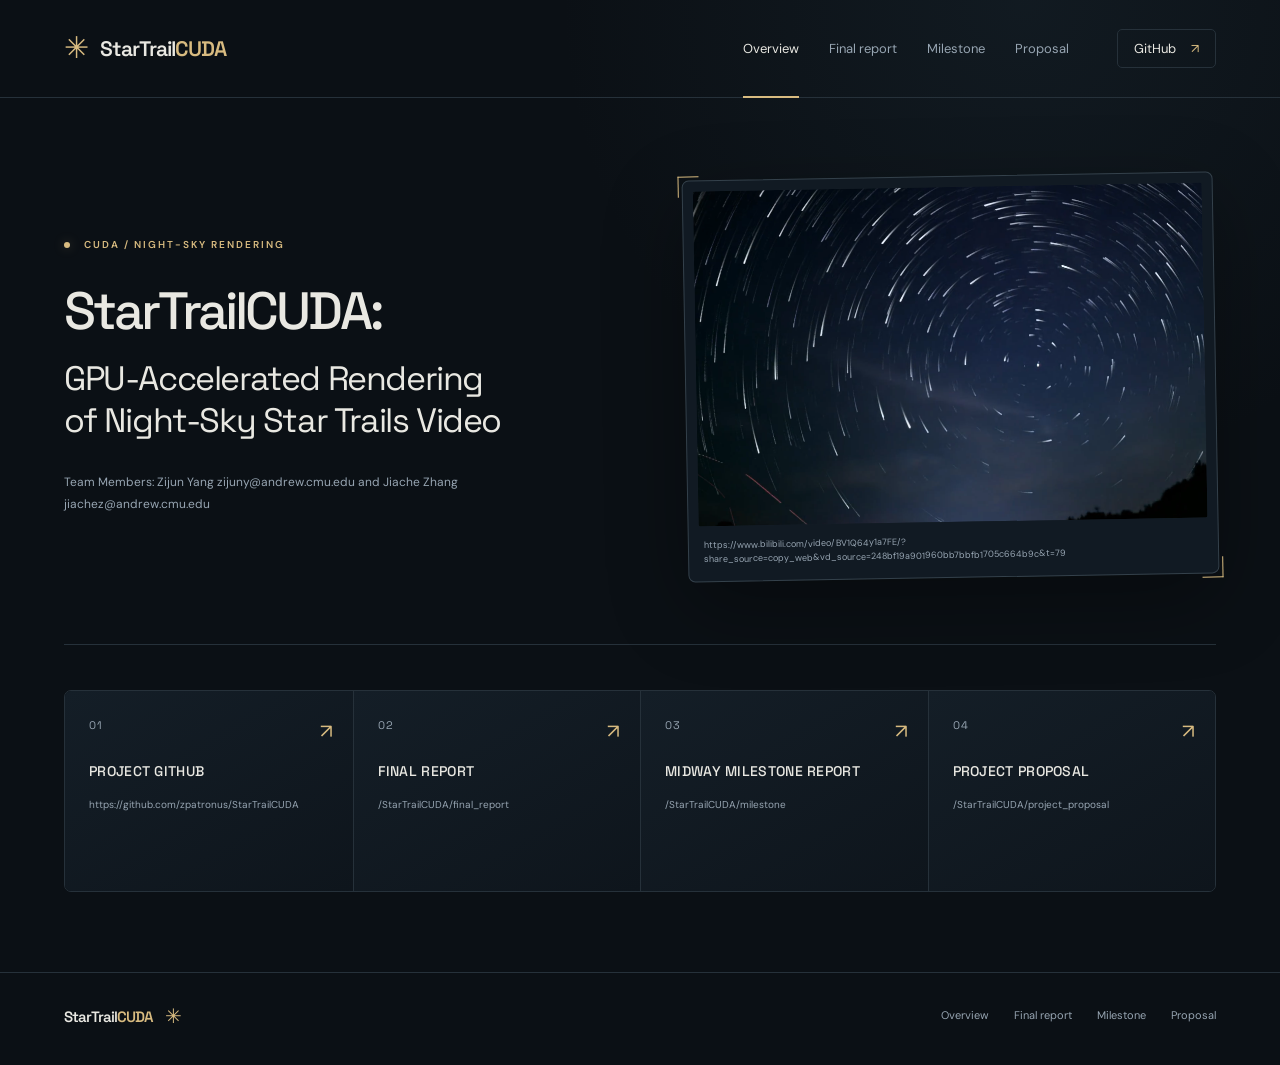
<file: docs/index.html>
<!doctype html>
<html lang="en"><head><meta charset="utf-8"><meta name="viewport" content="width=device-width, initial-scale=1"><meta name="color-scheme" content="dark"><meta name="theme-color" content="#0b1015"><title>StarTrailCUDA: GPU-Accelerated Rendering of Night-Sky Star Trails Video</title><link rel="stylesheet" href="site/style.css"><script src="site/site.js" defer></script></head>
<body class="home"><a class="skip-link" href="#main">Skip to content</a><div class="reading-progress" aria-hidden="true"></div><header class="site-header"><a class="wordmark" href="index.html"><span class="brand-star" aria-hidden="true">✳</span>StarTrail<span>CUDA</span></a><nav aria-label="Primary"><a href="index.html" aria-current="page">Overview</a><a href="final_report.html">Final report</a><a href="milestone.html">Milestone</a><a href="project_proposal.html">Proposal</a></nav><a class="github-link" href="https://github.com/zpatronus/StarTrailCUDA">GitHub <span aria-hidden="true">↗</span></a></header><main id="main" class="landing"><section class="hero" aria-labelledby="page-title">
      <div class="hero-copy"><div class="eyebrow" aria-hidden="true"><span class="signal"></span> CUDA / NIGHT-SKY RENDERING</div>
      <h1 id="page-title"><span class="project-name">StarTrailCUDA:</span> GPU-Accelerated Rendering of Night-Sky Star Trails Video</h1><div class="byline"><p><strong>Team Members:</strong> Zijun Yang <a class="email" href="mailto:zijuny@andrew.cmu.edu">zijuny@andrew.cmu.edu</a> and Jiache Zhang <a class="email" href="mailto:jiachez@andrew.cmu.edu">jiachez@andrew.cmu.edu</a></p></div></div>
      <figure class="hero-visual"><img alt="image-20251117192727072" src="./project_proposal.assets/image-20251117192727072.png"/><figcaption><center>
<a href="https://www.bilibili.com/video/BV1Q64y1a7FE/?share_source=copy_web&amp;vd_source=248bf19a901960bb7bbfb1705c664b9c&amp;t=79">https://www.bilibili.com/video/BV1Q64y1a7FE/?share_source=copy_web&amp;vd_source=248bf19a901960bb7bbfb1705c664b9c&amp;t=79</a>
</center></figcaption></figure>
    </section><div class="project-grid"><section class="project-card"><span class="card-index" aria-hidden="true">01</span><h2 id="project-github">PROJECT GITHUB</h2><p><a href="https://github.com/zpatronus/StarTrailCUDA">https://github.com/zpatronus/StarTrailCUDA</a></p><span class="card-arrow" aria-hidden="true">↗</span></section><section class="project-card"><span class="card-index" aria-hidden="true">02</span><h2 id="final-report">FINAL REPORT</h2><p><a href="final_report.html">/StarTrailCUDA/final_report</a></p><span class="card-arrow" aria-hidden="true">↗</span></section><section class="project-card"><span class="card-index" aria-hidden="true">03</span><h2 id="midway-milestone-report">MIDWAY MILESTONE REPORT</h2><p><a href="milestone.html">/StarTrailCUDA/milestone</a></p><span class="card-arrow" aria-hidden="true">↗</span></section><section class="project-card"><span class="card-index" aria-hidden="true">04</span><h2 id="project-proposal">PROJECT PROPOSAL</h2><p><a href="project_proposal.html">/StarTrailCUDA/project_proposal</a></p><span class="card-arrow" aria-hidden="true">↗</span></section></div></main><footer><a class="wordmark" href="index.html">StarTrail<span>CUDA</span><span class="brand-star" aria-hidden="true">✳</span></a><nav aria-label="Footer"><a href="index.html" aria-current="page">Overview</a><a href="final_report.html">Final report</a><a href="milestone.html">Milestone</a><a href="project_proposal.html">Proposal</a></nav></footer></body></html>
</file>
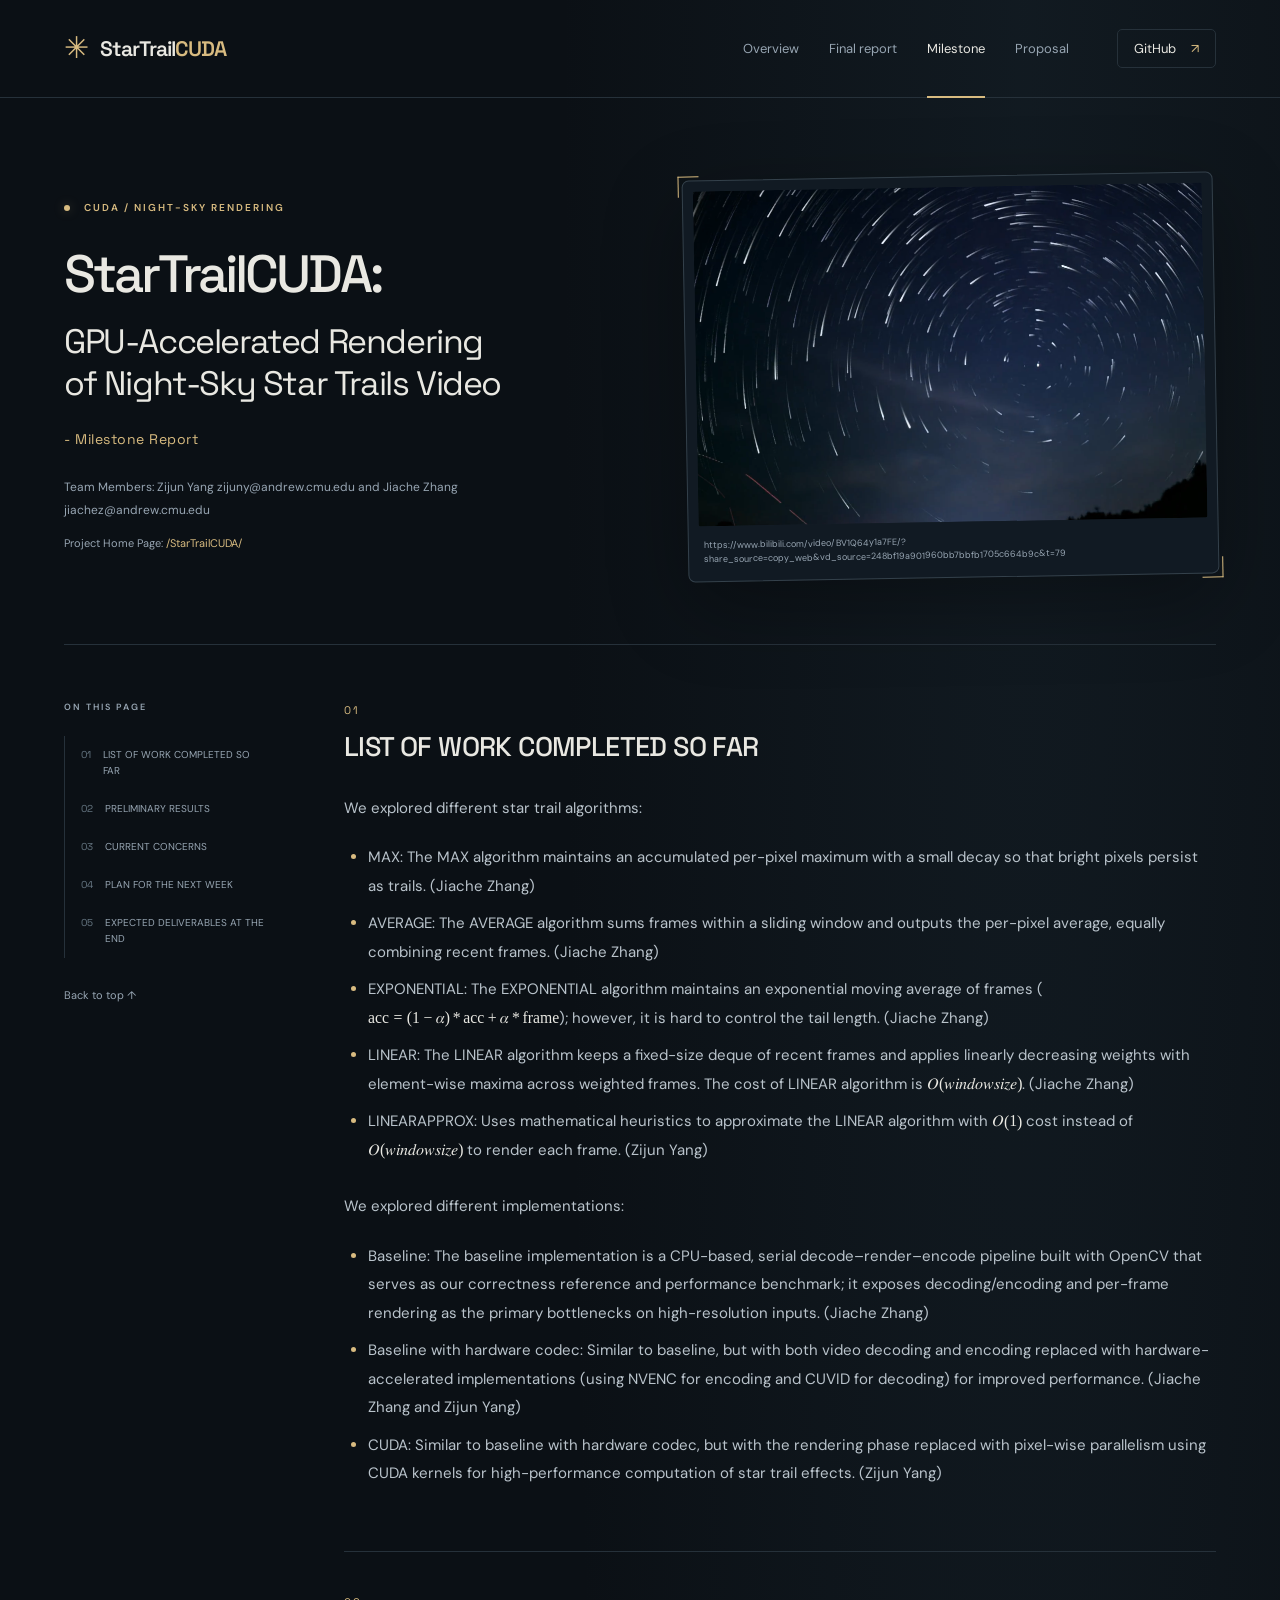
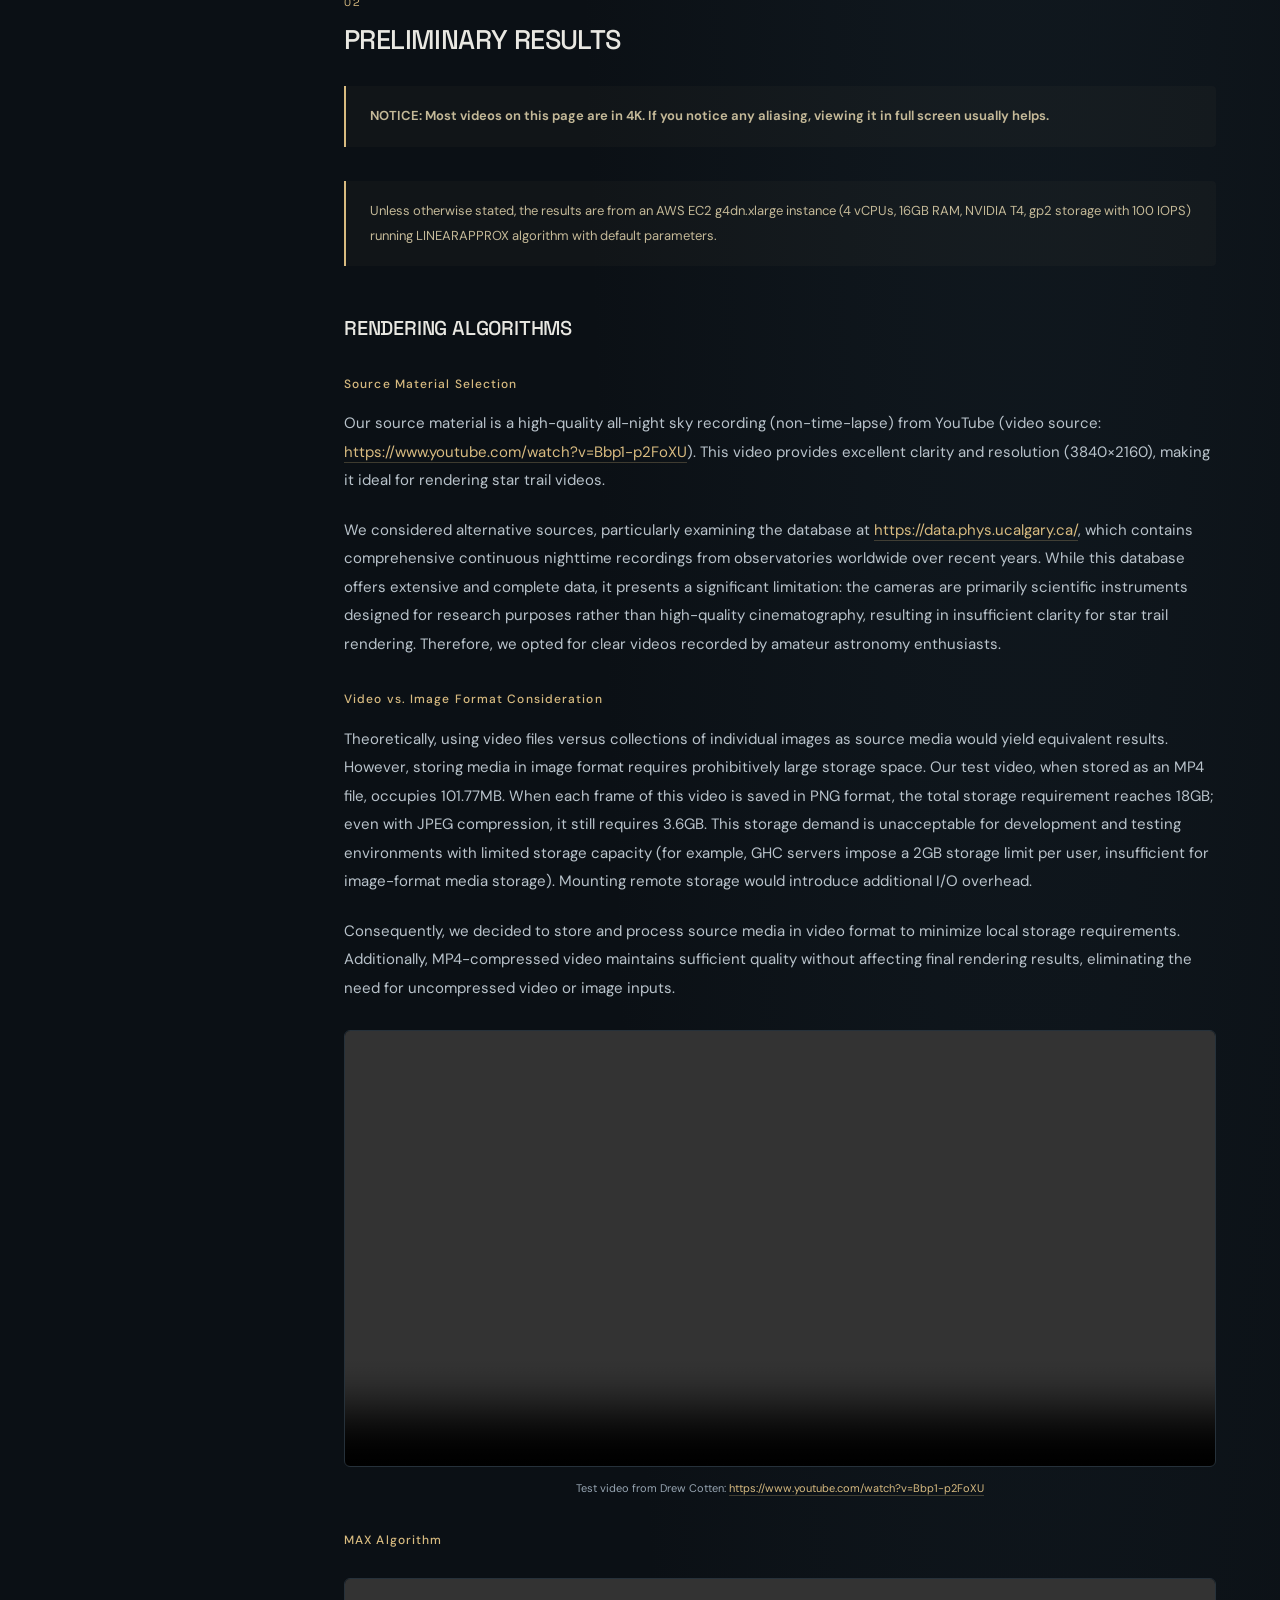
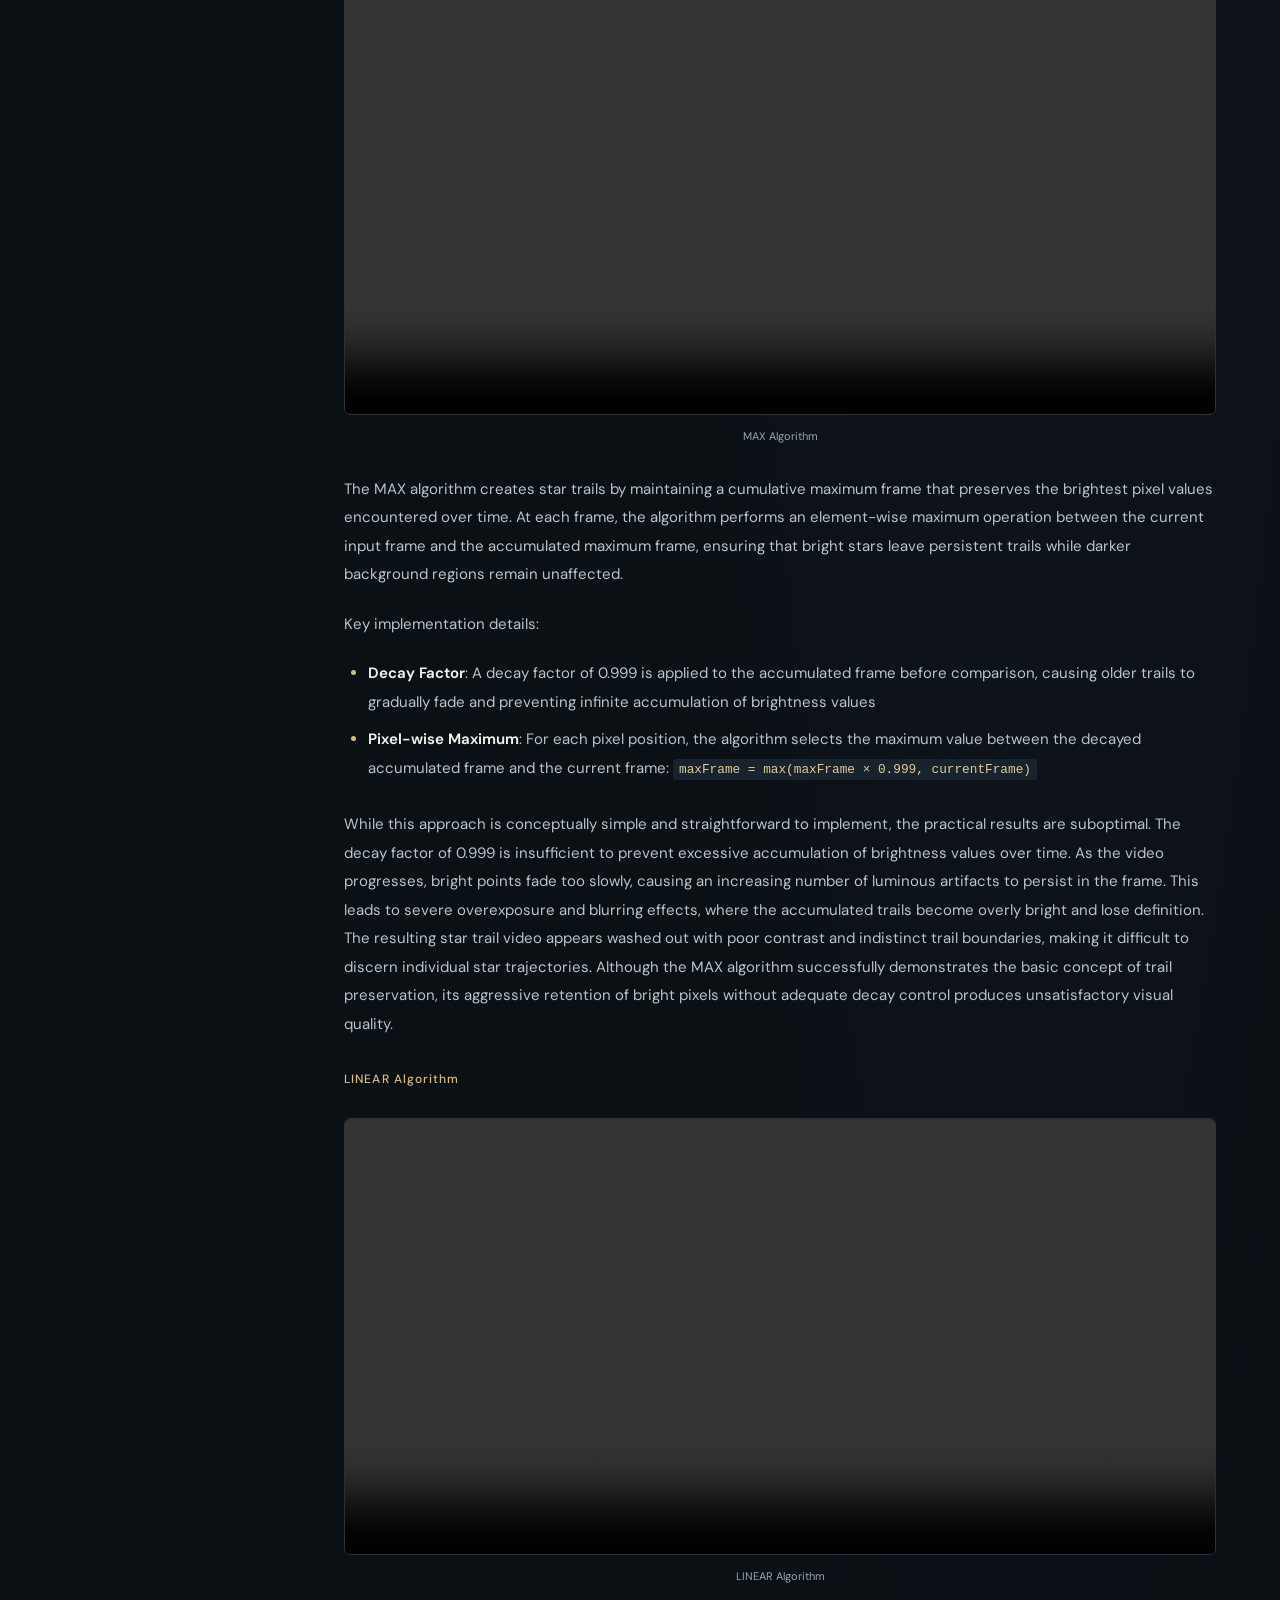
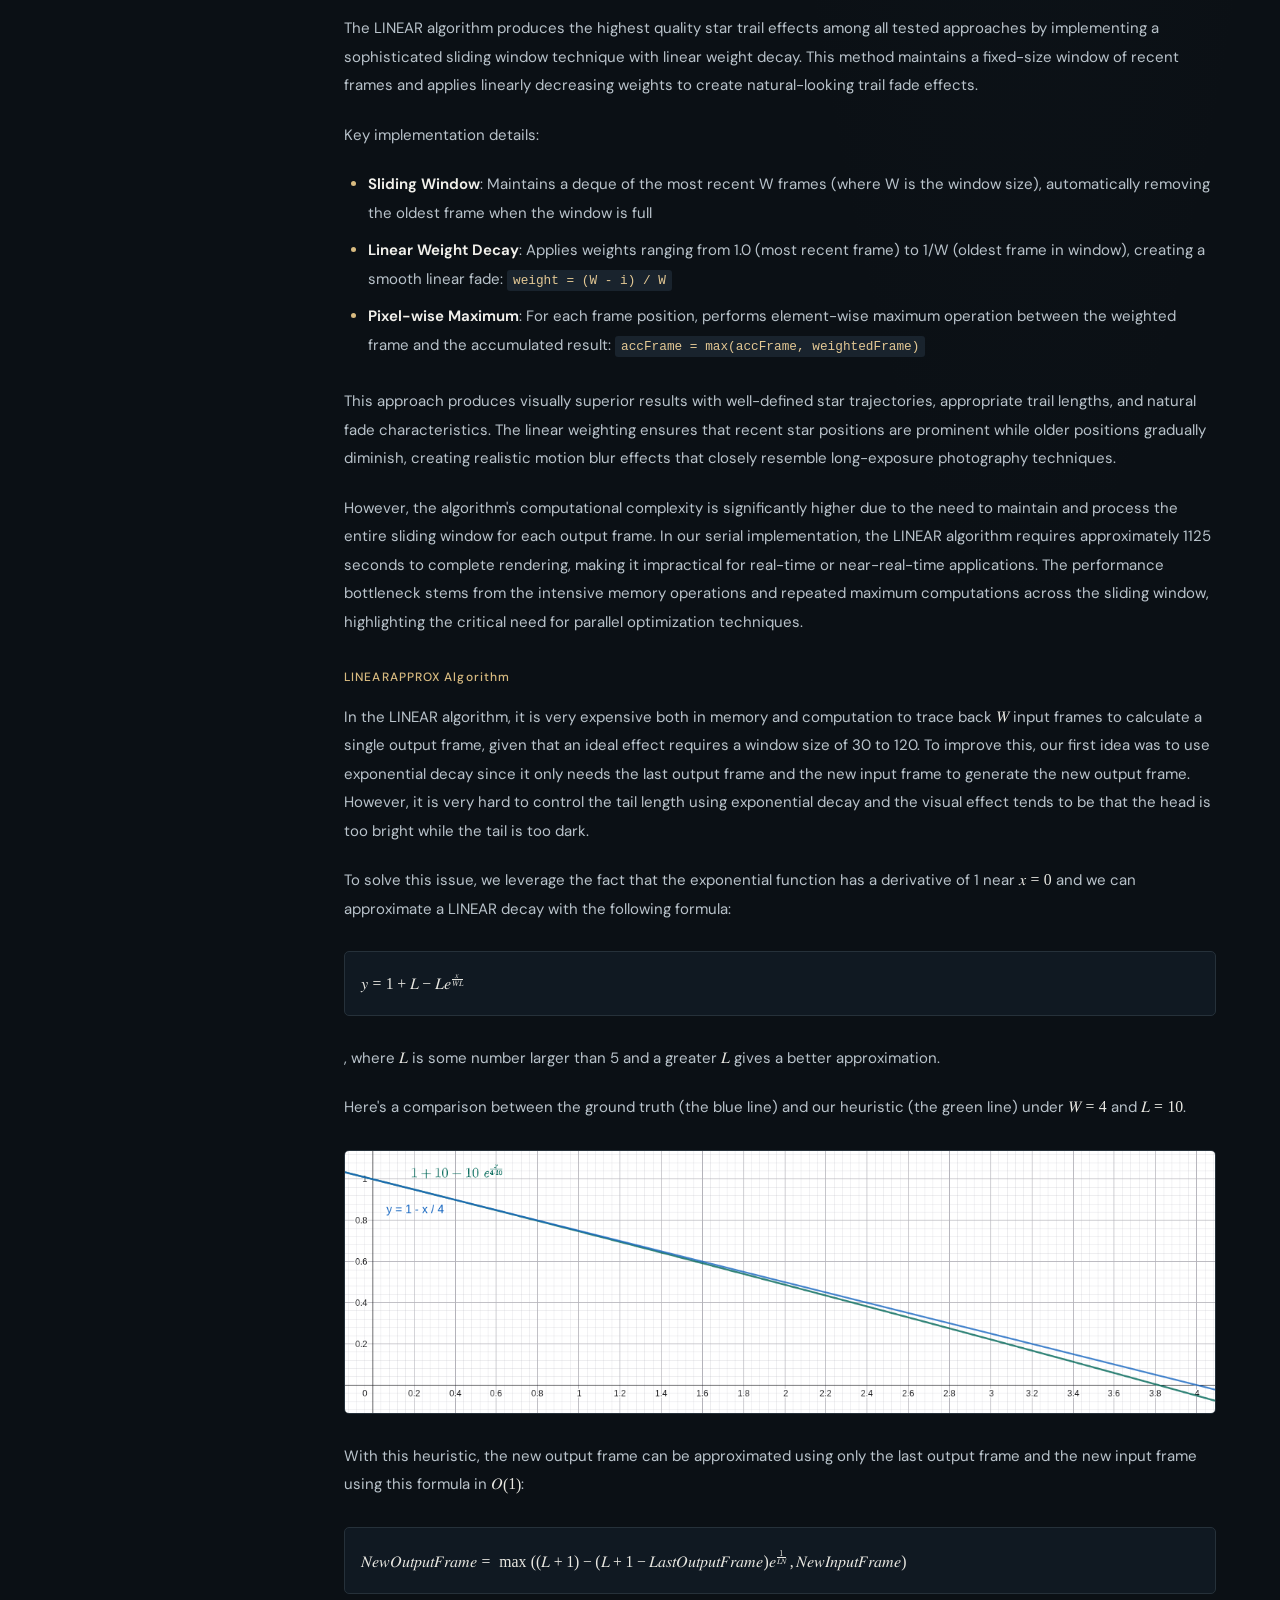
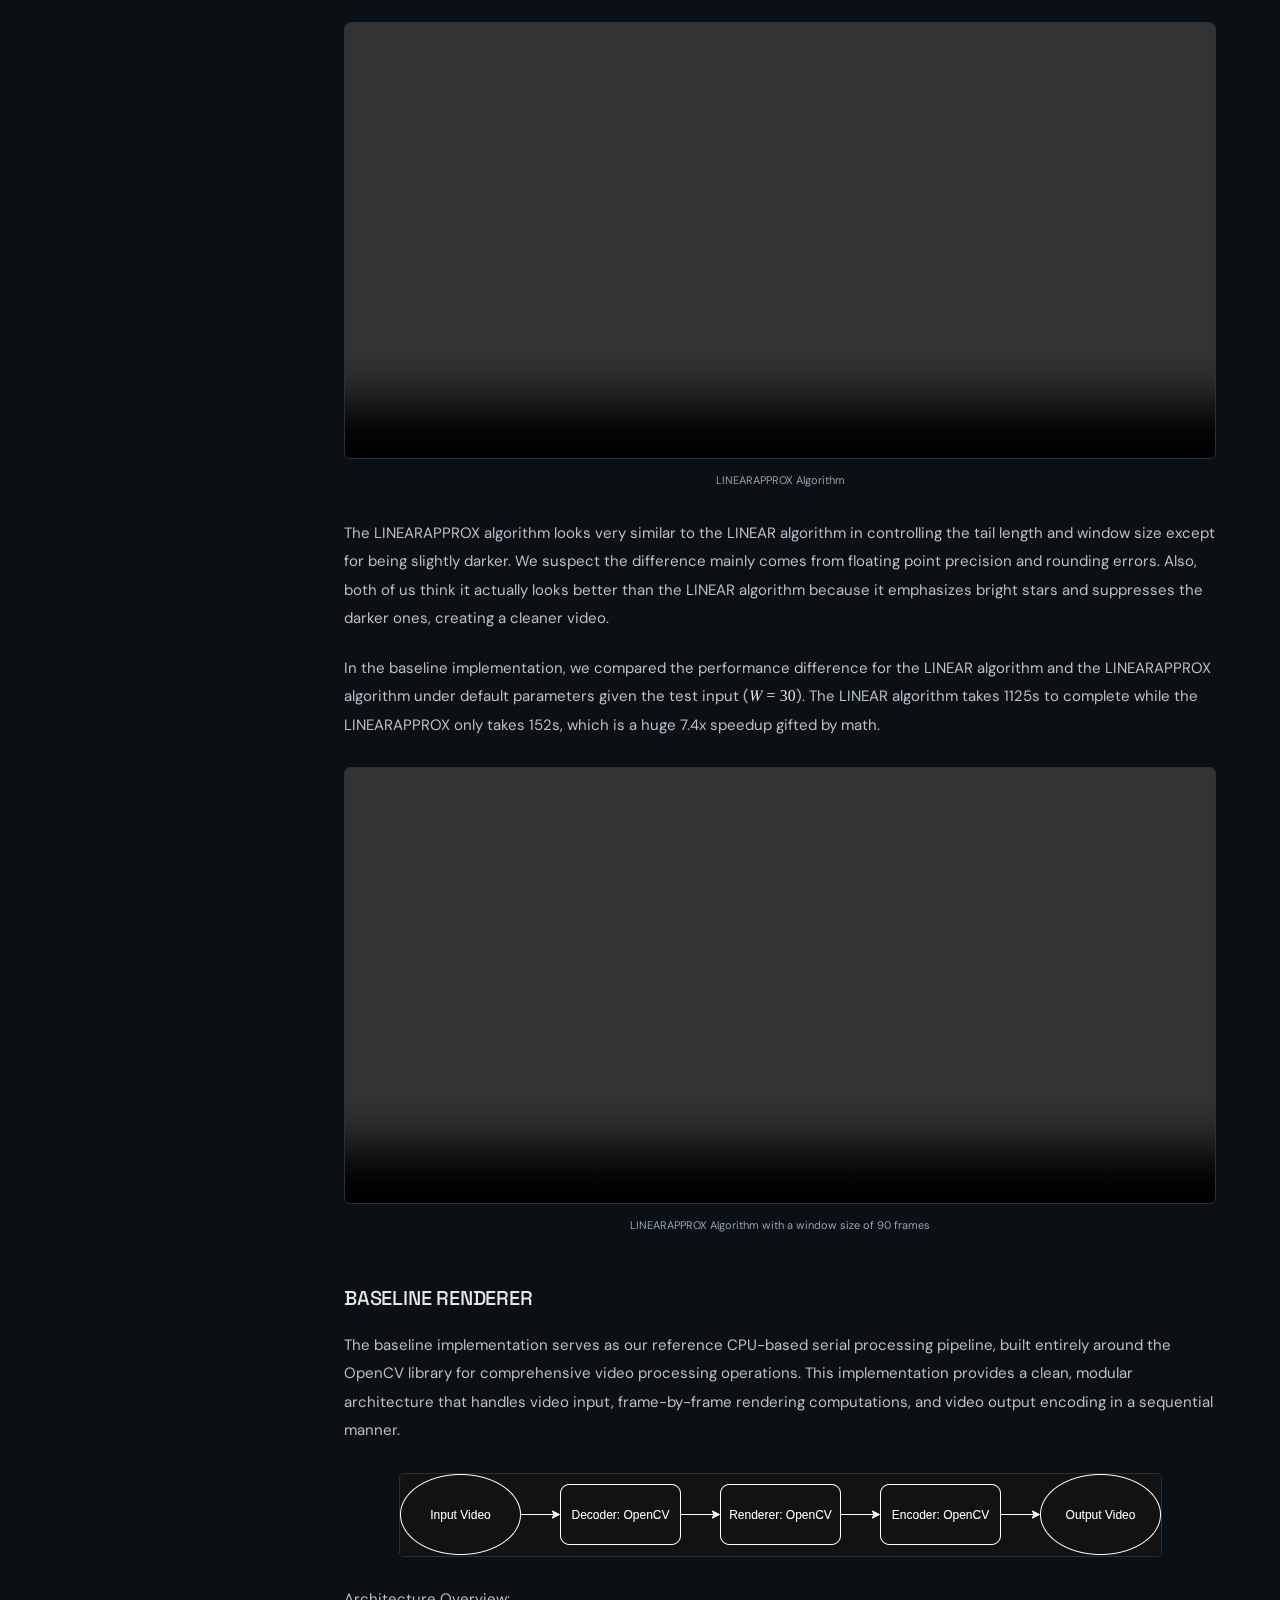
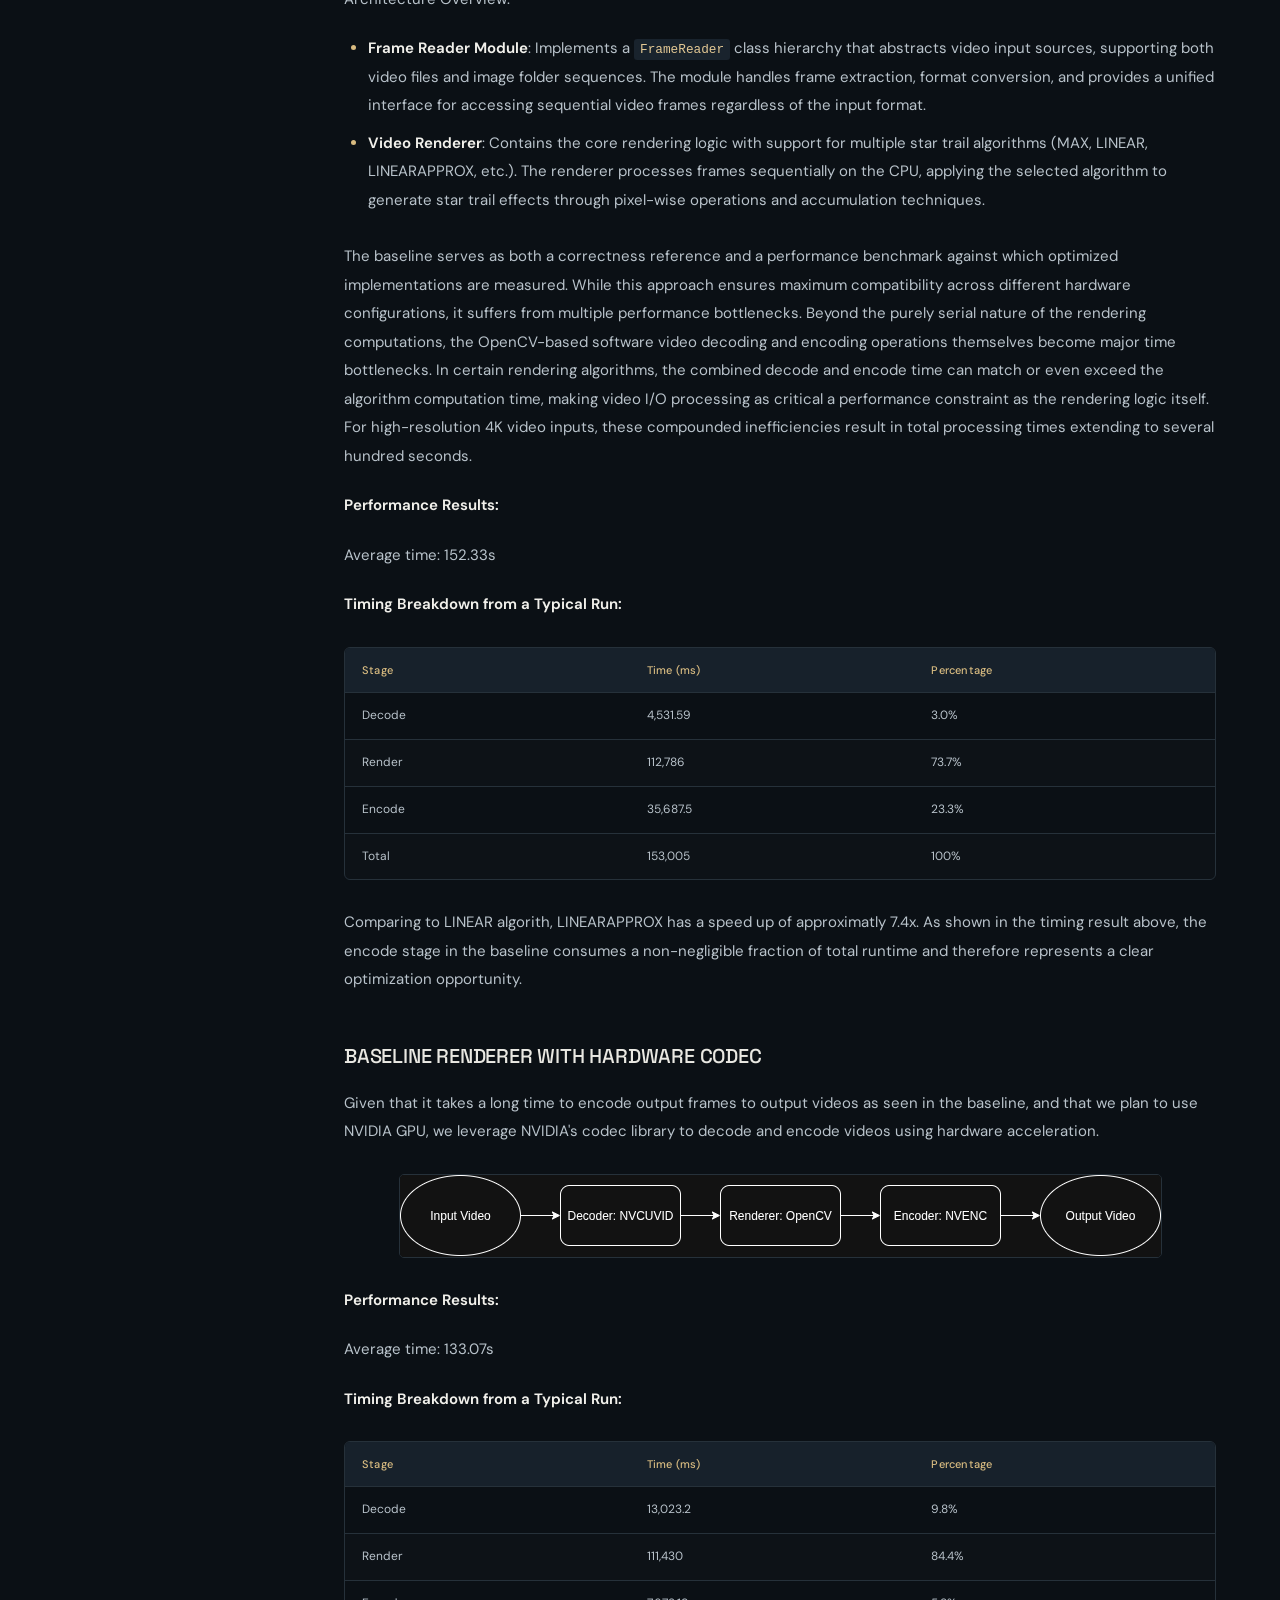
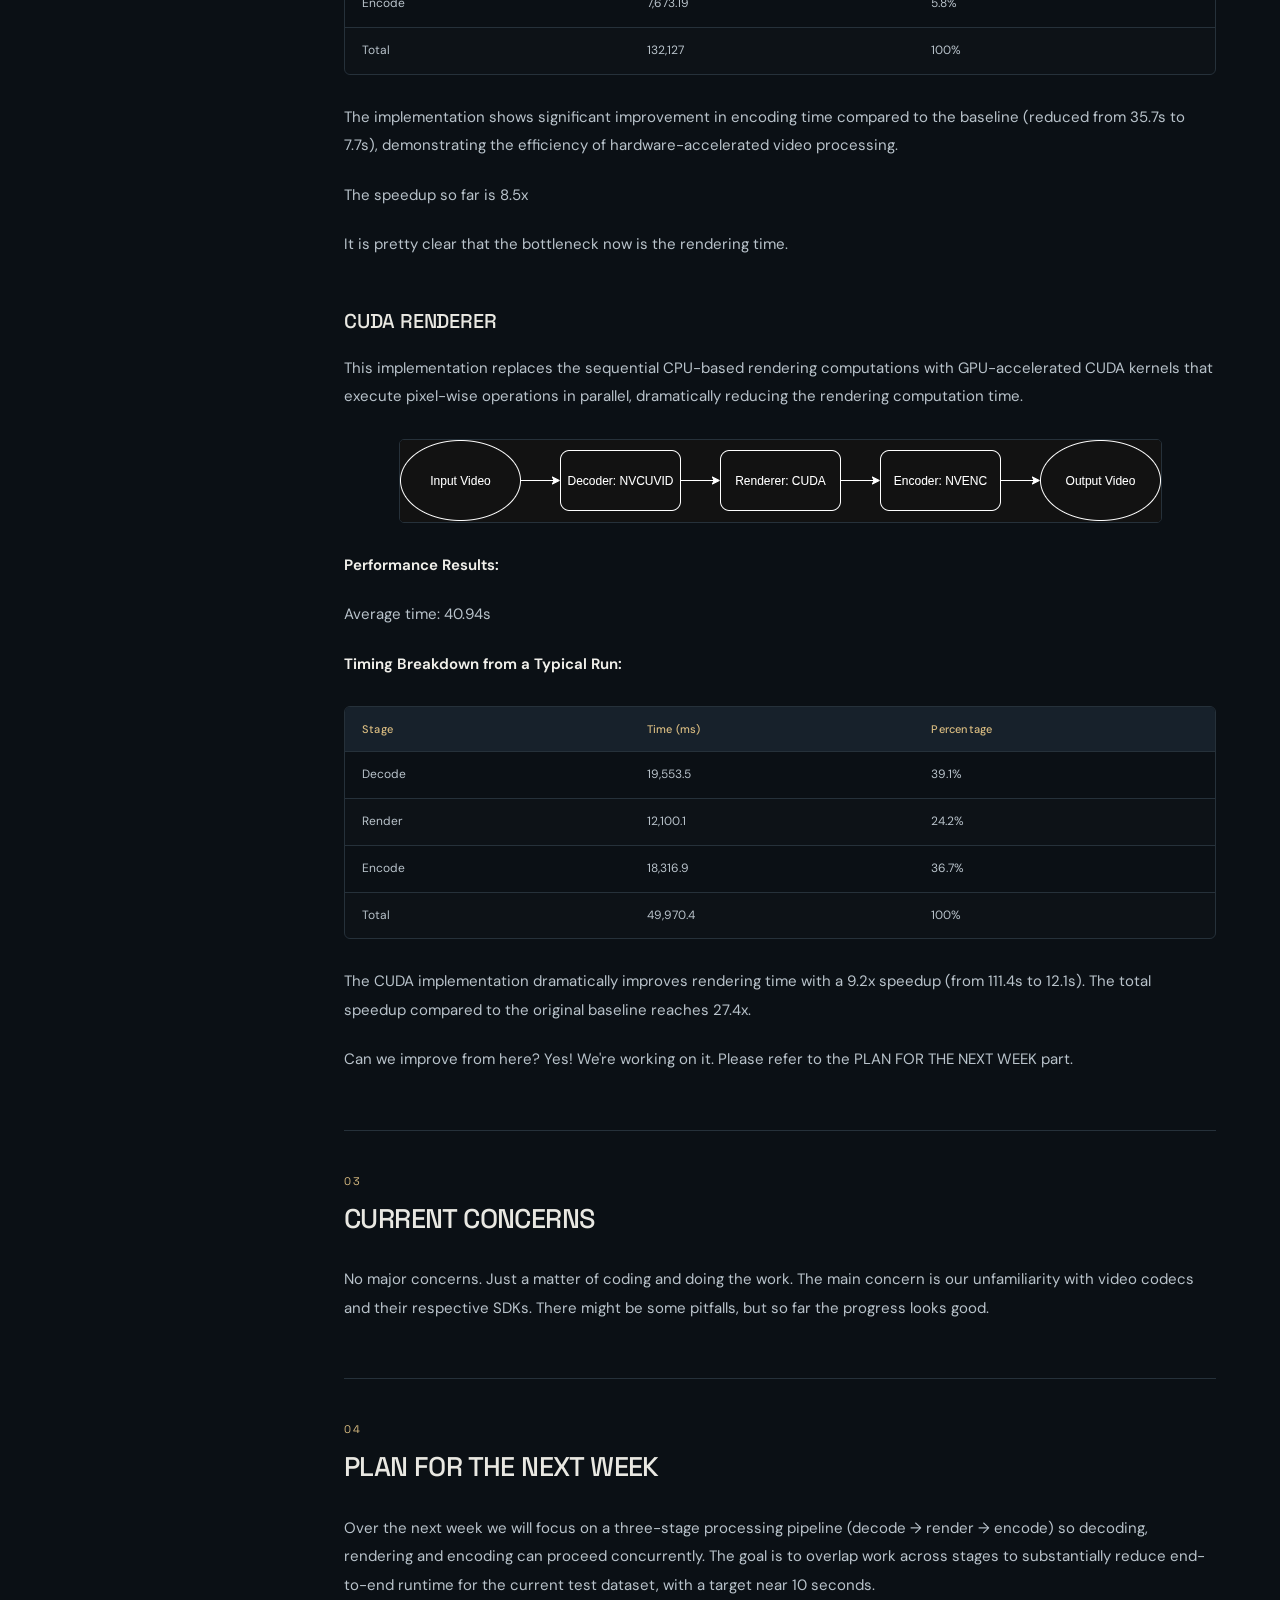
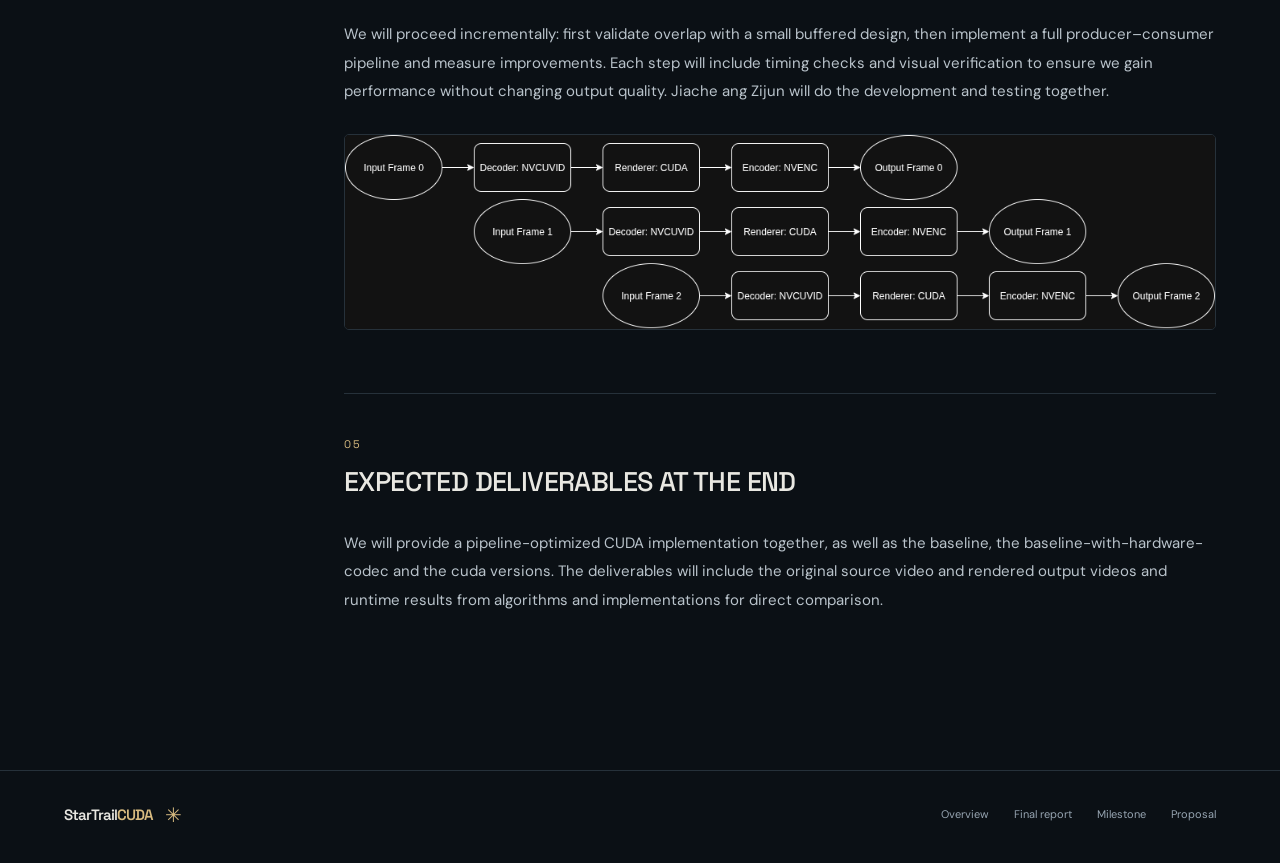
<file: docs/milestone.html>
<!doctype html>
<html lang="en"><head><meta charset="utf-8"><meta name="viewport" content="width=device-width, initial-scale=1"><meta name="color-scheme" content="dark"><meta name="theme-color" content="#0b1015"><title>StarTrailCUDA: GPU-Accelerated Rendering of Night-Sky Star Trails Video - Milestone Report</title><link rel="stylesheet" href="site/style.css"><script src="site/site.js" defer></script></head>
<body class="report"><a class="skip-link" href="#main">Skip to content</a><div class="reading-progress" aria-hidden="true"></div><header class="site-header"><a class="wordmark" href="index.html"><span class="brand-star" aria-hidden="true">✳</span>StarTrail<span>CUDA</span></a><nav aria-label="Primary"><a href="index.html">Overview</a><a href="final_report.html">Final report</a><a href="milestone.html" aria-current="page">Milestone</a><a href="project_proposal.html">Proposal</a></nav><a class="github-link" href="https://github.com/zpatronus/StarTrailCUDA">GitHub <span aria-hidden="true">↗</span></a></header><main id="main"><section class="hero" aria-labelledby="page-title">
      <div class="hero-copy"><div class="eyebrow" aria-hidden="true"><span class="signal"></span> CUDA / NIGHT-SKY RENDERING</div>
      <h1 id="page-title"><span class="project-name">StarTrailCUDA:</span> GPU-Accelerated Rendering of Night-Sky Star Trails Video<span class="report-name"> - Milestone Report</span></h1><div class="byline"><p><strong>Team Members:</strong> Zijun Yang <a class="email" href="mailto:zijuny@andrew.cmu.edu">zijuny@andrew.cmu.edu</a> and Jiache Zhang <a class="email" href="mailto:jiachez@andrew.cmu.edu">jiachez@andrew.cmu.edu</a></p></div><div class="home-reference"><p><strong>Project Home Page:</strong> <a href="index.html">/StarTrailCUDA/</a></p></div></div>
      <figure class="hero-visual"><img alt="image-20251117192727072" src="./project_proposal.assets/image-20251117192727072.png"/><figcaption><center>
<a href="https://www.bilibili.com/video/BV1Q64y1a7FE/?share_source=copy_web&amp;vd_source=248bf19a901960bb7bbfb1705c664b9c&amp;t=79">https://www.bilibili.com/video/BV1Q64y1a7FE/?share_source=copy_web&amp;vd_source=248bf19a901960bb7bbfb1705c664b9c&amp;t=79</a>
</center></figcaption></figure>
    </section><div class="report-layout"><aside class="contents"><div class="eyebrow">ON THIS PAGE</div><nav aria-label="Report sections"><a href="#list-of-work-completed-so-far"><span>01</span>LIST OF WORK COMPLETED SO FAR</a><a href="#preliminary-results"><span>02</span>PRELIMINARY RESULTS</a><a href="#current-concerns"><span>03</span>CURRENT CONCERNS</a><a href="#plan-for-the-next-week"><span>04</span>PLAN FOR THE NEXT WEEK</a><a href="#expected-deliverables-at-the-end"><span>05</span>EXPECTED DELIVERABLES AT THE END</a></nav><a class="back-top" href="#page-title">Back to top ↑</a></aside><article class="report-content">




<section class="chapter" aria-labelledby="list-of-work-completed-so-far"><div class="chapter-number" aria-hidden="true">01</div><div class="chapter-body"><h2 id="list-of-work-completed-so-far">LIST OF WORK COMPLETED SO FAR</h2>
<p>We explored different star trail algorithms:</p>
<ul>
<li>MAX: The MAX algorithm maintains an accumulated per-pixel maximum with a small decay so that bright pixels persist as trails. (Jiache Zhang)</li>
<li>AVERAGE: The AVERAGE algorithm sums frames within a sliding window and outputs the per-pixel average, equally combining recent frames. (Jiache Zhang)</li>
<li>EXPONENTIAL: The EXPONENTIAL algorithm maintains an exponential moving average of frames (<math display="inline" xmlns="http://www.w3.org/1998/Math/MathML"><semantics><mrow><mtext mathvariant="normal">acc</mtext><mo>=</mo><mrow><mo form="prefix" stretchy="true">(</mo><mn>1</mn><mo>−</mo><mi>α</mi><mo form="postfix" stretchy="true">)</mo></mrow><mo>*</mo><mtext mathvariant="normal">acc</mtext><mo>+</mo><mi>α</mi><mo>*</mo><mtext mathvariant="normal">frame</mtext></mrow><annotation encoding="application/x-tex">\text{acc} = (1-\alpha) * \text{acc} + \alpha * \text{frame}</annotation></semantics></math>); however, it is hard to control the tail length. (Jiache Zhang)</li>
<li>LINEAR: The LINEAR algorithm keeps a fixed-size deque of recent frames and applies linearly decreasing weights with element-wise maxima across weighted frames. The cost of LINEAR algorithm is <math display="inline" xmlns="http://www.w3.org/1998/Math/MathML"><semantics><mrow><mi>O</mi><mrow><mo form="prefix" stretchy="true">(</mo><mi>w</mi><mi>i</mi><mi>n</mi><mi>d</mi><mi>o</mi><mi>w</mi><mi>s</mi><mi>i</mi><mi>z</mi><mi>e</mi><mo form="postfix" stretchy="true">)</mo></mrow></mrow><annotation encoding="application/x-tex">O(window size)</annotation></semantics></math>. (Jiache Zhang)</li>
<li>LINEARAPPROX: Uses mathematical heuristics to approximate the LINEAR algorithm with <math display="inline" xmlns="http://www.w3.org/1998/Math/MathML"><semantics><mrow><mi>O</mi><mrow><mo form="prefix" stretchy="true">(</mo><mn>1</mn><mo form="postfix" stretchy="true">)</mo></mrow></mrow><annotation encoding="application/x-tex">O(1)</annotation></semantics></math> cost instead of <math display="inline" xmlns="http://www.w3.org/1998/Math/MathML"><semantics><mrow><mi>O</mi><mrow><mo form="prefix" stretchy="true">(</mo><mi>w</mi><mi>i</mi><mi>n</mi><mi>d</mi><mi>o</mi><mi>w</mi><mi>s</mi><mi>i</mi><mi>z</mi><mi>e</mi><mo form="postfix" stretchy="true">)</mo></mrow></mrow><annotation encoding="application/x-tex">O(window size)</annotation></semantics></math> to render each frame. (Zijun Yang)</li>
</ul>
<p>We explored different implementations:</p>
<ul>
<li>Baseline: The baseline implementation is a CPU-based, serial decode–render–encode pipeline built with OpenCV that serves as our correctness reference and performance benchmark; it exposes decoding/encoding and per-frame rendering as the primary bottlenecks on high-resolution inputs. (Jiache Zhang)</li>
<li>Baseline with hardware codec: Similar to baseline, but with both video decoding and encoding replaced with hardware-accelerated implementations (using NVENC for encoding and CUVID for decoding) for improved performance. (Jiache Zhang and Zijun Yang)</li>
<li>CUDA: Similar to baseline with hardware codec, but with the rendering phase replaced with pixel-wise parallelism using CUDA kernels for high-performance computation of star trail effects. (Zijun Yang)</li>
</ul>
</div></section><section class="chapter" aria-labelledby="preliminary-results"><div class="chapter-number" aria-hidden="true">02</div><div class="chapter-body"><h2 id="preliminary-results">PRELIMINARY RESULTS</h2>
<blockquote>
<p><strong>NOTICE: Most videos on this page are in 4K. If you notice any aliasing, viewing it in full screen usually helps.</strong></p>
</blockquote>
<blockquote>
<p>Unless otherwise stated, the results are from an AWS EC2 g4dn.xlarge instance (4 vCPUs, 16GB RAM, NVIDIA T4, gp2 storage with 100 IOPS) running LINEARAPPROX algorithm with default parameters.</p>
</blockquote>
<h3 id="rendering-algorithms">RENDERING ALGORITHMS</h3>
<h4 id="source-material-selection">Source Material Selection</h4>
<p>Our source material is a high-quality all-night sky recording (non-time-lapse) from YouTube (video source: <a class="uri" href="https://www.youtube.com/watch?v=Bbp1-p2FoXU">https://www.youtube.com/watch?v=Bbp1-p2FoXU</a>). This video provides excellent clarity and resolution (3840×2160), making it ideal for rendering star trail videos.</p>
<p>We considered alternative sources, particularly examining the database at <a class="uri" href="https://data.phys.ucalgary.ca/">https://data.phys.ucalgary.ca/</a>, which contains comprehensive continuous nighttime recordings from observatories worldwide over recent years. While this database offers extensive and complete data, it presents a significant limitation: the cameras are primarily scientific instruments designed for research purposes rather than high-quality cinematography, resulting in insufficient clarity for star trail rendering. Therefore, we opted for clear videos recorded by amateur astronomy enthusiasts.</p>
<h4 id="video-vs.-image-format-consideration">Video vs. Image Format Consideration</h4>
<p>Theoretically, using video files versus collections of individual images as source media would yield equivalent results. However, storing media in image format requires prohibitively large storage space. Our test video, when stored as an MP4 file, occupies 101.77MB. When each frame of this video is saved in PNG format, the total storage requirement reaches 18GB; even with JPEG compression, it still requires 3.6GB. This storage demand is unacceptable for development and testing environments with limited storage capacity (for example, GHC servers impose a 2GB storage limit per user, insufficient for image-format media storage). Mounting remote storage would introduce additional I/O overhead.</p>
<p>Consequently, we decided to store and process source media in video format to minimize local storage requirements. Additionally, MP4-compressed video maintains sufficient quality without affecting final rendering results, eliminating the need for uncompressed video or image inputs.</p>
<video controls="" loop="" muted="" width="100%">
<source src="https://github.com/zpatronus/StarTrailCUDA/raw/refs/heads/main/docs/videos/source.mp4" type="video/mp4"/>
Your browser does not support the video tag. </video>
<center>
Test video from Drew Cotten: <a href="https://www.youtube.com/watch?v=Bbp1-p2FoXU">https://www.youtube.com/watch?v=Bbp1-p2FoXU</a>
</center>
<h4 id="max-algorithm">MAX Algorithm</h4>
<video controls="" loop="" muted="" width="100%">
<source src="https://github.com/zpatronus/StarTrailCUDA/raw/refs/heads/main/docs/videos/max.mp4" type="video/mp4"/>
Your browser does not support the video tag. </video>
<center>
MAX Algorithm
</center>
<p>The MAX algorithm creates star trails by maintaining a cumulative maximum frame that preserves the brightest pixel values encountered over time. At each frame, the algorithm performs an element-wise maximum operation between the current input frame and the accumulated maximum frame, ensuring that bright stars leave persistent trails while darker background regions remain unaffected.</p>
<p>Key implementation details:</p>
<ul>
<li><strong>Decay Factor</strong>: A decay factor of 0.999 is applied to the accumulated frame before comparison, causing older trails to gradually fade and preventing infinite accumulation of brightness values</li>
<li><strong>Pixel-wise Maximum</strong>: For each pixel position, the algorithm selects the maximum value between the decayed accumulated frame and the current frame: <code>maxFrame = max(maxFrame × 0.999, currentFrame)</code></li>
</ul>
<p>While this approach is conceptually simple and straightforward to implement, the practical results are suboptimal. The decay factor of 0.999 is insufficient to prevent excessive accumulation of brightness values over time. As the video progresses, bright points fade too slowly, causing an increasing number of luminous artifacts to persist in the frame. This leads to severe overexposure and blurring effects, where the accumulated trails become overly bright and lose definition. The resulting star trail video appears washed out with poor contrast and indistinct trail boundaries, making it difficult to discern individual star trajectories. Although the MAX algorithm successfully demonstrates the basic concept of trail preservation, its aggressive retention of bright pixels without adequate decay control produces unsatisfactory visual quality.</p>
<h4 id="linear-algorithm">LINEAR Algorithm</h4>
<video controls="" loop="" muted="" width="100%">
<source src="https://github.com/zpatronus/StarTrailCUDA/raw/refs/heads/main/docs/videos/linear.mp4" type="video/mp4"/>
Your browser does not support the video tag. </video>
<center>
LINEAR Algorithm
</center>
<p>The LINEAR algorithm produces the highest quality star trail effects among all tested approaches by implementing a sophisticated sliding window technique with linear weight decay. This method maintains a fixed-size window of recent frames and applies linearly decreasing weights to create natural-looking trail fade effects.</p>
<p>Key implementation details:</p>
<ul>
<li><strong>Sliding Window</strong>: Maintains a deque of the most recent W frames (where W is the window size), automatically removing the oldest frame when the window is full</li>
<li><strong>Linear Weight Decay</strong>: Applies weights ranging from 1.0 (most recent frame) to 1/W (oldest frame in window), creating a smooth linear fade: <code>weight = (W - i) / W</code></li>
<li><strong>Pixel-wise Maximum</strong>: For each frame position, performs element-wise maximum operation between the weighted frame and the accumulated result: <code>accFrame = max(accFrame, weightedFrame)</code></li>
</ul>
<p>This approach produces visually superior results with well-defined star trajectories, appropriate trail lengths, and natural fade characteristics. The linear weighting ensures that recent star positions are prominent while older positions gradually diminish, creating realistic motion blur effects that closely resemble long-exposure photography techniques.</p>
<p>However, the algorithm's computational complexity is significantly higher due to the need to maintain and process the entire sliding window for each output frame. In our serial implementation, the LINEAR algorithm requires approximately 1125 seconds to complete rendering, making it impractical for real-time or near-real-time applications. The performance bottleneck stems from the intensive memory operations and repeated maximum computations across the sliding window, highlighting the critical need for parallel optimization techniques.</p>
<h4 id="linearapprox-algorithm">LINEARAPPROX Algorithm</h4>
<p>In the LINEAR algorithm, it is very expensive both in memory and computation to trace back <math display="inline" xmlns="http://www.w3.org/1998/Math/MathML"><semantics><mi>W</mi><annotation encoding="application/x-tex">W</annotation></semantics></math> input frames to calculate a single output frame, given that an ideal effect requires a window size of 30 to 120. To improve this, our first idea was to use exponential decay since it only needs the last output frame and the new input frame to generate the new output frame. However, it is very hard to control the tail length using exponential decay and the visual effect tends to be that the head is too bright while the tail is too dark.</p>
<p>To solve this issue, we leverage the fact that the exponential function has a derivative of 1 near <math display="inline" xmlns="http://www.w3.org/1998/Math/MathML"><semantics><mrow><mi>x</mi><mo>=</mo><mn>0</mn></mrow><annotation encoding="application/x-tex">x=0</annotation></semantics></math> and we can approximate a LINEAR decay with the following formula:</p>
<p><math display="block" xmlns="http://www.w3.org/1998/Math/MathML"><semantics><mrow><mi>y</mi><mo>=</mo><mn>1</mn><mo>+</mo><mi>L</mi><mo>−</mo><mi>L</mi><msup><mi>e</mi><mfrac><mi>x</mi><mrow><mi>W</mi><mi>L</mi></mrow></mfrac></msup></mrow><annotation encoding="application/x-tex">y=1+L-L e^{\frac{x}{WL}}</annotation></semantics></math></p>
<p>, where <math display="inline" xmlns="http://www.w3.org/1998/Math/MathML"><semantics><mi>L</mi><annotation encoding="application/x-tex">L</annotation></semantics></math> is some number larger than 5 and a greater <math display="inline" xmlns="http://www.w3.org/1998/Math/MathML"><semantics><mi>L</mi><annotation encoding="application/x-tex">L</annotation></semantics></math> gives a better approximation.</p>
<p>Here's a comparison between the ground truth (the blue line) and our heuristic (the green line) under <math display="inline" xmlns="http://www.w3.org/1998/Math/MathML"><semantics><mrow><mi>W</mi><mo>=</mo><mn>4</mn></mrow><annotation encoding="application/x-tex">W=4</annotation></semantics></math> and <math display="inline" xmlns="http://www.w3.org/1998/Math/MathML"><semantics><mrow><mi>L</mi><mo>=</mo><mn>10</mn></mrow><annotation encoding="application/x-tex">L=10</annotation></semantics></math>.</p>
<p><img alt="image-20251201110544491" src="./milestone.assets/image-20251201110544491.png"/></p>
<p>With this heuristic, the new output frame can be approximated using only the last output frame and the new input frame using this formula in <math display="inline" xmlns="http://www.w3.org/1998/Math/MathML"><semantics><mrow><mi>O</mi><mrow><mo form="prefix" stretchy="true">(</mo><mn>1</mn><mo form="postfix" stretchy="true">)</mo></mrow></mrow><annotation encoding="application/x-tex">O(1)</annotation></semantics></math>:</p>
<p><math display="block" xmlns="http://www.w3.org/1998/Math/MathML"><semantics><mrow><mi>N</mi><mi>e</mi><mi>w</mi><mi>O</mi><mi>u</mi><mi>t</mi><mi>p</mi><mi>u</mi><mi>t</mi><mi>F</mi><mi>r</mi><mi>a</mi><mi>m</mi><mi>e</mi><mo>=</mo><mo>max</mo><mrow><mo form="prefix" stretchy="true">(</mo><mrow><mo form="prefix" stretchy="true">(</mo><mi>L</mi><mo>+</mo><mn>1</mn><mo form="postfix" stretchy="true">)</mo></mrow><mo>−</mo><mrow><mo form="prefix" stretchy="true">(</mo><mi>L</mi><mo>+</mo><mn>1</mn><mo>−</mo><mi>L</mi><mi>a</mi><mi>s</mi><mi>t</mi><mi>O</mi><mi>u</mi><mi>t</mi><mi>p</mi><mi>u</mi><mi>t</mi><mi>F</mi><mi>r</mi><mi>a</mi><mi>m</mi><mi>e</mi><mo form="postfix" stretchy="true">)</mo></mrow><msup><mi>e</mi><mfrac><mn>1</mn><mrow><mi>L</mi><mi>N</mi></mrow></mfrac></msup><mo>,</mo><mi>N</mi><mi>e</mi><mi>w</mi><mi>I</mi><mi>n</mi><mi>p</mi><mi>u</mi><mi>t</mi><mi>F</mi><mi>r</mi><mi>a</mi><mi>m</mi><mi>e</mi><mo form="postfix" stretchy="true">)</mo></mrow></mrow><annotation encoding="application/x-tex">NewOutputFrame=\max\left((L+1)-(L+1-LastOutputFrame)e^{\frac{1}{LN}},NewInputFrame\right)</annotation></semantics></math></p>
<video controls="" loop="" muted="" width="100%">
<source src="https://github.com/zpatronus/StarTrailCUDA/raw/refs/heads/main/docs/videos/linearapprox.mp4" type="video/mp4"/>
Your browser does not support the video tag. </video>
<center>
LINEARAPPROX Algorithm
</center>
<p>The LINEARAPPROX algorithm looks very similar to the LINEAR algorithm in controlling the tail length and window size except for being slightly darker. We suspect the difference mainly comes from floating point precision and rounding errors. Also, both of us think it actually looks better than the LINEAR algorithm because it emphasizes bright stars and suppresses the darker ones, creating a cleaner video.</p>
<p>In the baseline implementation, we compared the performance difference for the LINEAR algorithm and the LINEARAPPROX algorithm under default parameters given the test input (<math display="inline" xmlns="http://www.w3.org/1998/Math/MathML"><semantics><mrow><mi>W</mi><mo>=</mo><mn>30</mn></mrow><annotation encoding="application/x-tex">W=30</annotation></semantics></math>). The LINEAR algorithm takes 1125s to complete while the LINEARAPPROX only takes 152s, which is a huge 7.4x speedup gifted by math.</p>
<video controls="" loop="" muted="" width="100%">
<source src="https://github.com/zpatronus/StarTrailCUDA/raw/refs/heads/main/docs/videos/linearapprox_90w.mp4" type="video/mp4"/>
Your browser does not support the video tag. </video>
<center>
LINEARAPPROX Algorithm with a window size of 90 frames
</center>
<h3 id="baseline-renderer">BASELINE RENDERER</h3>
<p>The baseline implementation serves as our reference CPU-based serial processing pipeline, built entirely around the OpenCV library for comprehensive video processing operations. This implementation provides a clean, modular architecture that handles video input, frame-by-frame rendering computations, and video output encoding in a sequential manner.</p>
<p><img alt="img" src="[data-uri]"/></p>
<p>Architecture Overview:</p>
<ul>
<li><strong>Frame Reader Module</strong>: Implements a <code>FrameReader</code> class hierarchy that abstracts video input sources, supporting both video files and image folder sequences. The module handles frame extraction, format conversion, and provides a unified interface for accessing sequential video frames regardless of the input format.</li>
<li><strong>Video Renderer</strong>: Contains the core rendering logic with support for multiple star trail algorithms (MAX, LINEAR, LINEARAPPROX, etc.). The renderer processes frames sequentially on the CPU, applying the selected algorithm to generate star trail effects through pixel-wise operations and accumulation techniques.</li>
</ul>
<p>The baseline serves as both a correctness reference and a performance benchmark against which optimized implementations are measured. While this approach ensures maximum compatibility across different hardware configurations, it suffers from multiple performance bottlenecks. Beyond the purely serial nature of the rendering computations, the OpenCV-based software video decoding and encoding operations themselves become major time bottlenecks. In certain rendering algorithms, the combined decode and encode time can match or even exceed the algorithm computation time, making video I/O processing as critical a performance constraint as the rendering logic itself. For high-resolution 4K video inputs, these compounded inefficiencies result in total processing times extending to several hundred seconds.</p>
<p><strong>Performance Results:</strong></p>
<p>Average time: 152.33s</p>
<p><strong>Timing Breakdown from a Typical Run:</strong></p>
<div aria-label="Data table" class="table-scroll" role="region" tabindex="0"><table>
<thead>
<tr class="header">
<th>Stage</th>
<th>Time (ms)</th>
<th>Percentage</th>
</tr>
</thead>
<tbody>
<tr class="odd">
<td>Decode</td>
<td>4,531.59</td>
<td>3.0%</td>
</tr>
<tr class="even">
<td>Render</td>
<td>112,786</td>
<td>73.7%</td>
</tr>
<tr class="odd">
<td>Encode</td>
<td>35,687.5</td>
<td>23.3%</td>
</tr>
<tr class="even">
<td>Total</td>
<td>153,005</td>
<td>100%</td>
</tr>
</tbody>
</table></div>
<p>Comparing to LINEAR algorith, LINEARAPPROX has a speed up of approximatly 7.4x. As shown in the timing result above, the encode stage in the baseline consumes a non-negligible fraction of total runtime and therefore represents a clear optimization opportunity.</p>
<h3 id="baseline-renderer-with-hardware-codec">BASELINE RENDERER WITH HARDWARE CODEC</h3>
<p>Given that it takes a long time to encode output frames to output videos as seen in the baseline, and that we plan to use NVIDIA GPU, we leverage NVIDIA's codec library to decode and encode videos using hardware acceleration.</p>
<p><img alt="img" src="[data-uri]"/></p>
<p><strong>Performance Results:</strong></p>
<p>Average time: 133.07s</p>
<p><strong>Timing Breakdown from a Typical Run:</strong></p>
<div aria-label="Data table" class="table-scroll" role="region" tabindex="0"><table>
<thead>
<tr class="header">
<th>Stage</th>
<th>Time (ms)</th>
<th>Percentage</th>
</tr>
</thead>
<tbody>
<tr class="odd">
<td>Decode</td>
<td>13,023.2</td>
<td>9.8%</td>
</tr>
<tr class="even">
<td>Render</td>
<td>111,430</td>
<td>84.4%</td>
</tr>
<tr class="odd">
<td>Encode</td>
<td>7,673.19</td>
<td>5.8%</td>
</tr>
<tr class="even">
<td>Total</td>
<td>132,127</td>
<td>100%</td>
</tr>
</tbody>
</table></div>
<p>The implementation shows significant improvement in encoding time compared to the baseline (reduced from 35.7s to 7.7s), demonstrating the efficiency of hardware-accelerated video processing.</p>
<p>The speedup so far is 8.5x</p>
<p>It is pretty clear that the bottleneck now is the rendering time.</p>
<h3 id="cuda-renderer">CUDA RENDERER</h3>
<p>This implementation replaces the sequential CPU-based rendering computations with GPU-accelerated CUDA kernels that execute pixel-wise operations in parallel, dramatically reducing the rendering computation time.</p>
<p><img alt="img" src="[data-uri]"/></p>
<p><strong>Performance Results:</strong></p>
<p>Average time: 40.94s</p>
<p><strong>Timing Breakdown from a Typical Run:</strong></p>
<div aria-label="Data table" class="table-scroll" role="region" tabindex="0"><table>
<thead>
<tr class="header">
<th>Stage</th>
<th>Time (ms)</th>
<th>Percentage</th>
</tr>
</thead>
<tbody>
<tr class="odd">
<td>Decode</td>
<td>19,553.5</td>
<td>39.1%</td>
</tr>
<tr class="even">
<td>Render</td>
<td>12,100.1</td>
<td>24.2%</td>
</tr>
<tr class="odd">
<td>Encode</td>
<td>18,316.9</td>
<td>36.7%</td>
</tr>
<tr class="even">
<td>Total</td>
<td>49,970.4</td>
<td>100%</td>
</tr>
</tbody>
</table></div>
<p>The CUDA implementation dramatically improves rendering time with a 9.2x speedup (from 111.4s to 12.1s). The total speedup compared to the original baseline reaches 27.4x.</p>
<p>Can we improve from here? Yes! We're working on it. Please refer to the PLAN FOR THE NEXT WEEK part.</p>
</div></section><section class="chapter" aria-labelledby="current-concerns"><div class="chapter-number" aria-hidden="true">03</div><div class="chapter-body"><h2 id="current-concerns">CURRENT CONCERNS</h2>
<p>No major concerns. Just a matter of coding and doing the work. The main concern is our unfamiliarity with video codecs and their respective SDKs. There might be some pitfalls, but so far the progress looks good.</p>
</div></section><section class="chapter" aria-labelledby="plan-for-the-next-week"><div class="chapter-number" aria-hidden="true">04</div><div class="chapter-body"><h2 id="plan-for-the-next-week">PLAN FOR THE NEXT WEEK</h2>
<p>Over the next week we will focus on a three-stage processing pipeline (decode → render → encode) so decoding, rendering and encoding can proceed concurrently. The goal is to overlap work across stages to substantially reduce end-to-end runtime for the current test dataset, with a target near 10 seconds.</p>
<p>We will proceed incrementally: first validate overlap with a small buffered design, then implement a full producer–consumer pipeline and measure improvements. Each step will include timing checks and visual verification to ensure we gain performance without changing output quality. Jiache ang Zijun will do the development and testing together.</p>
<p><img alt="img" src="[data-uri]"/></p>
</div></section><section class="chapter" aria-labelledby="expected-deliverables-at-the-end"><div class="chapter-number" aria-hidden="true">05</div><div class="chapter-body"><h2 id="expected-deliverables-at-the-end">EXPECTED DELIVERABLES AT THE END</h2>
<p>We will provide a pipeline-optimized CUDA implementation together, as well as the baseline, the baseline-with-hardware-codec and the cuda versions. The deliverables will include the original source video and rendered output videos and runtime results from algorithms and implementations for direct comparison.</p>
</div></section></article></div></main><footer><a class="wordmark" href="index.html">StarTrail<span>CUDA</span><span class="brand-star" aria-hidden="true">✳</span></a><nav aria-label="Footer"><a href="index.html">Overview</a><a href="final_report.html">Final report</a><a href="milestone.html" aria-current="page">Milestone</a><a href="project_proposal.html">Proposal</a></nav></footer></body></html>
</file>
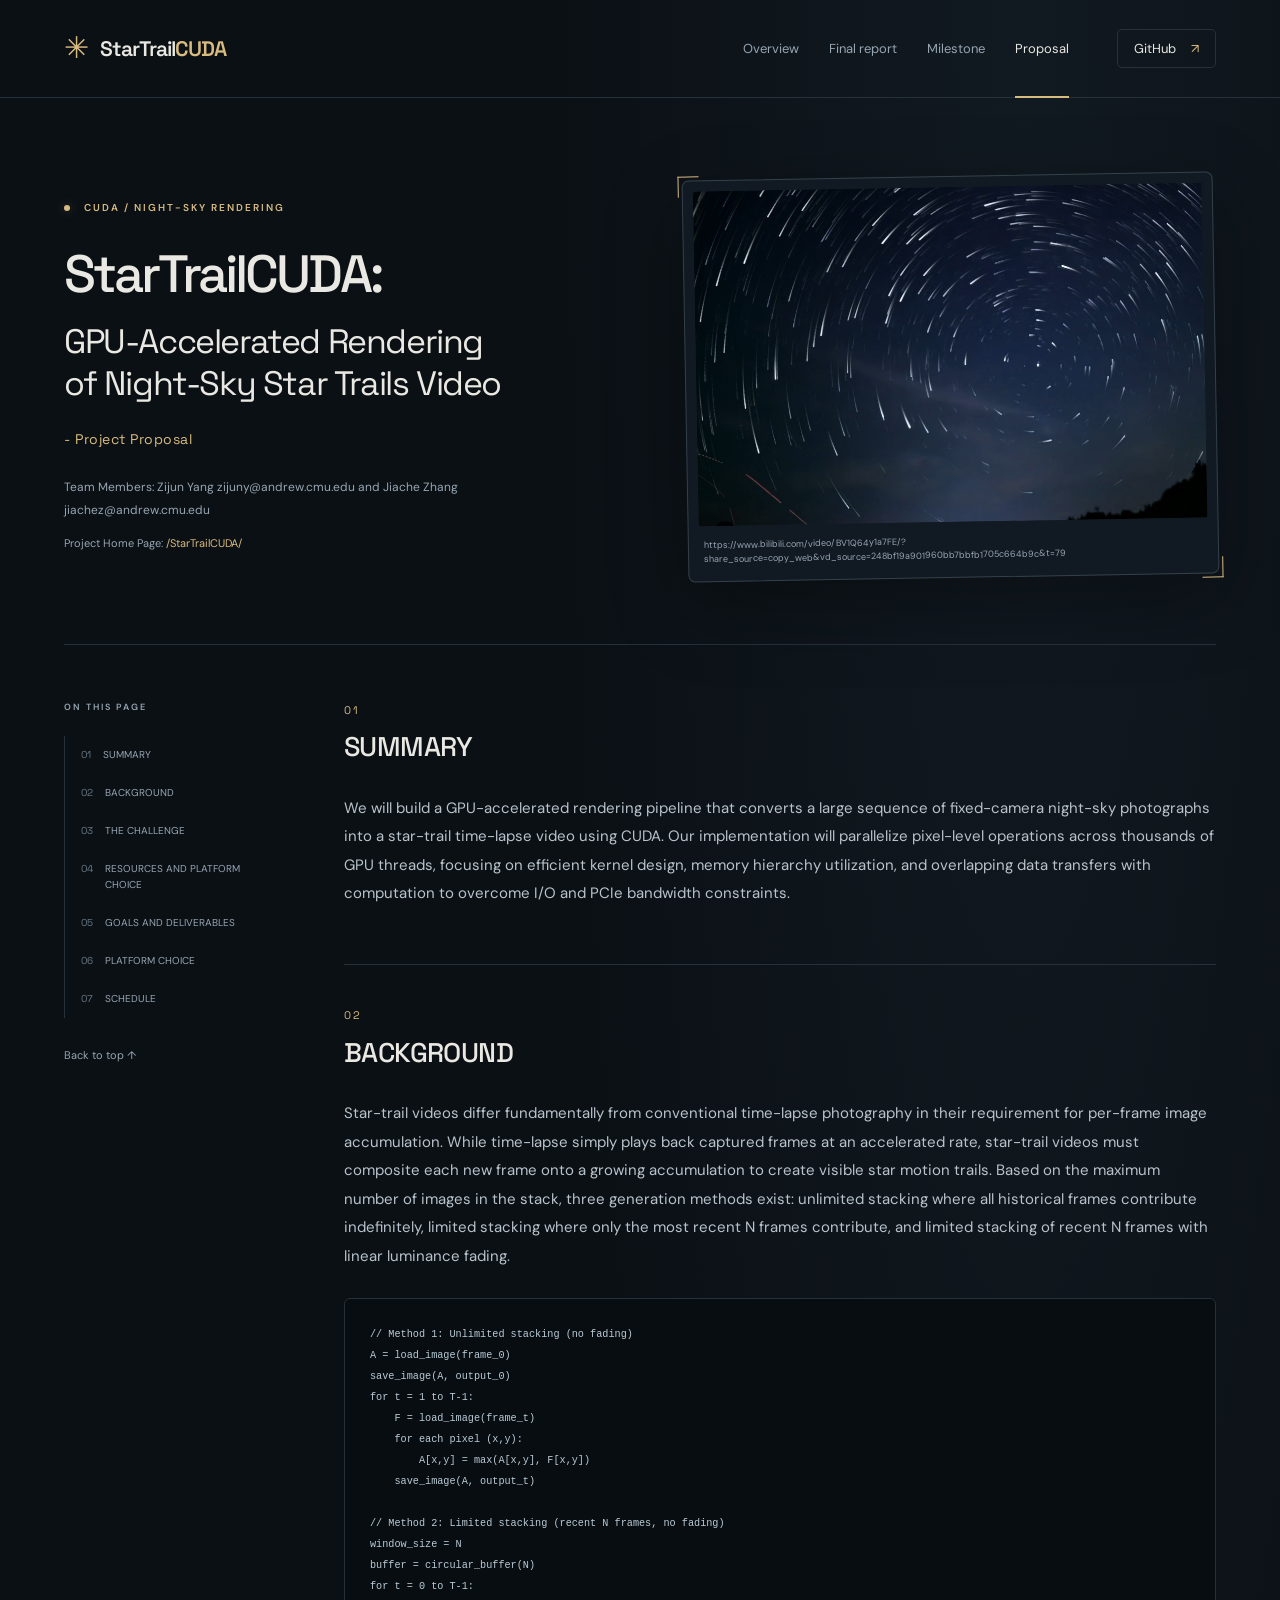
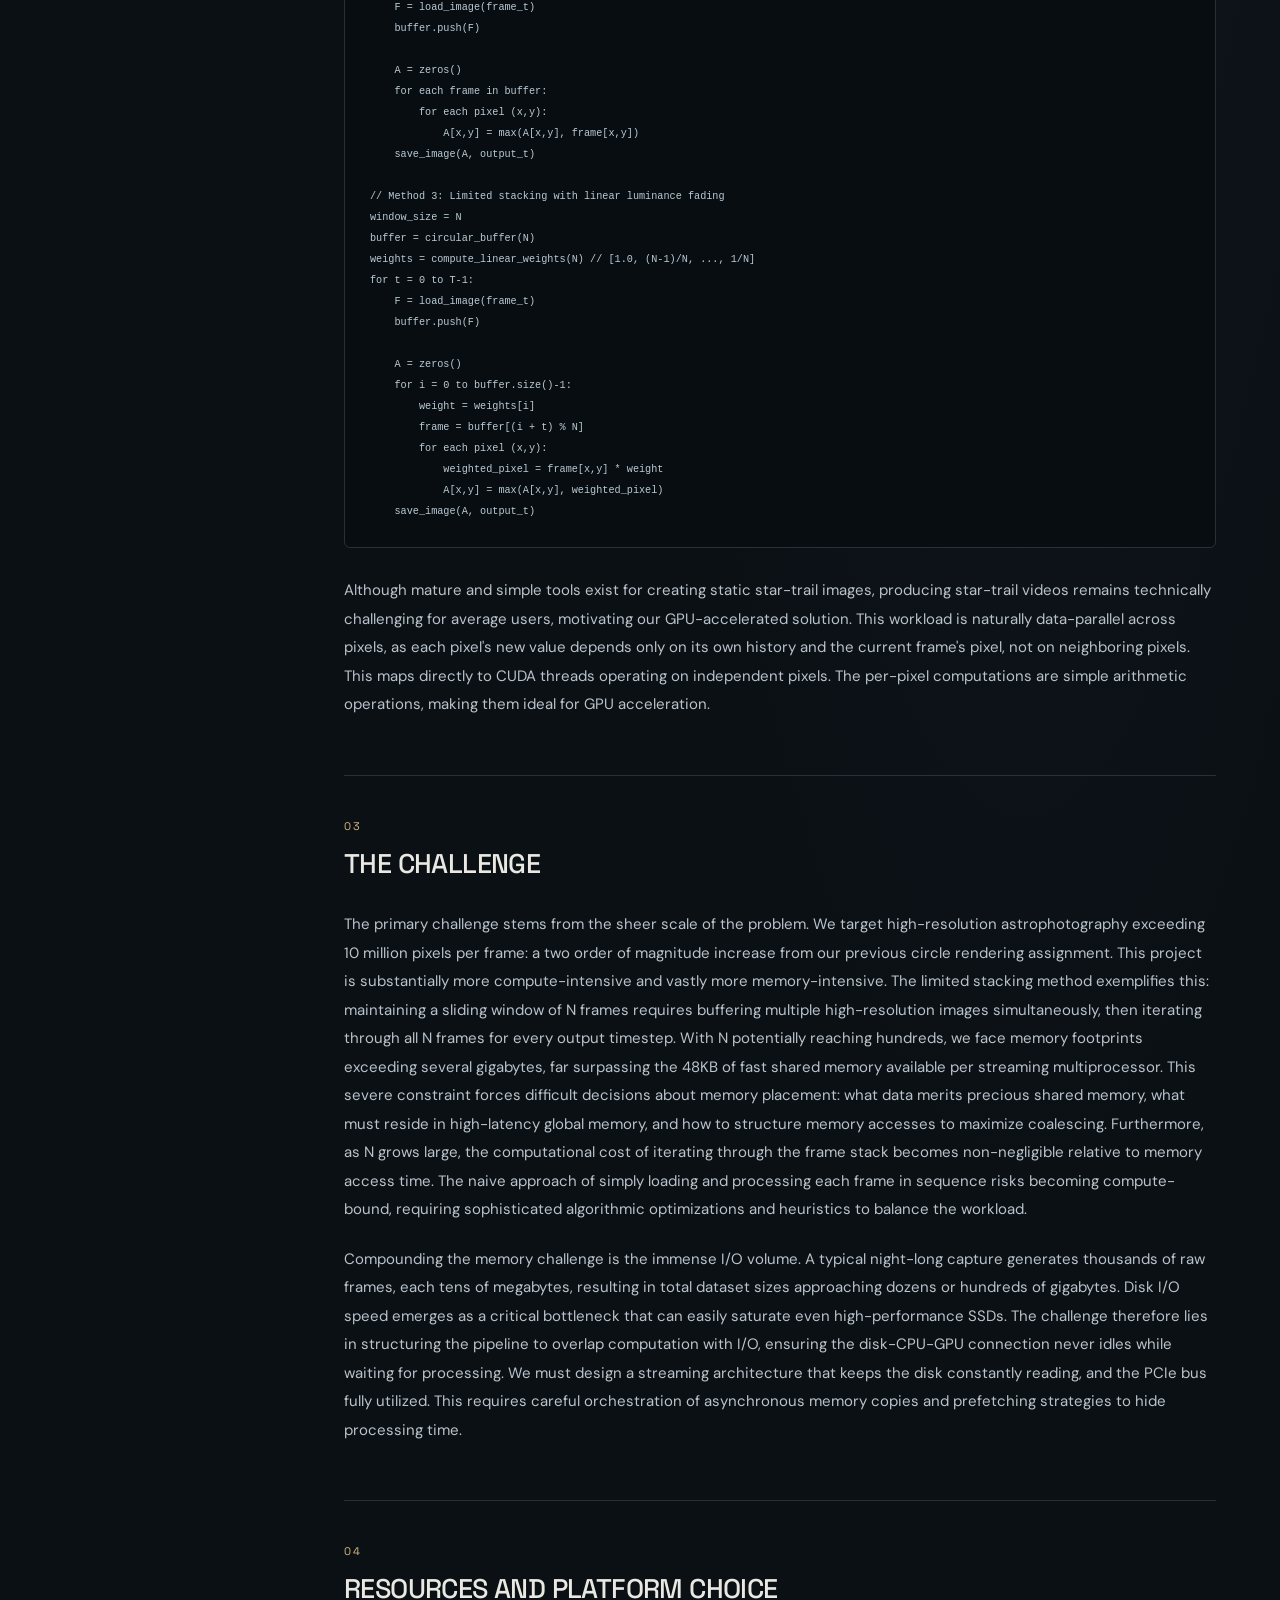
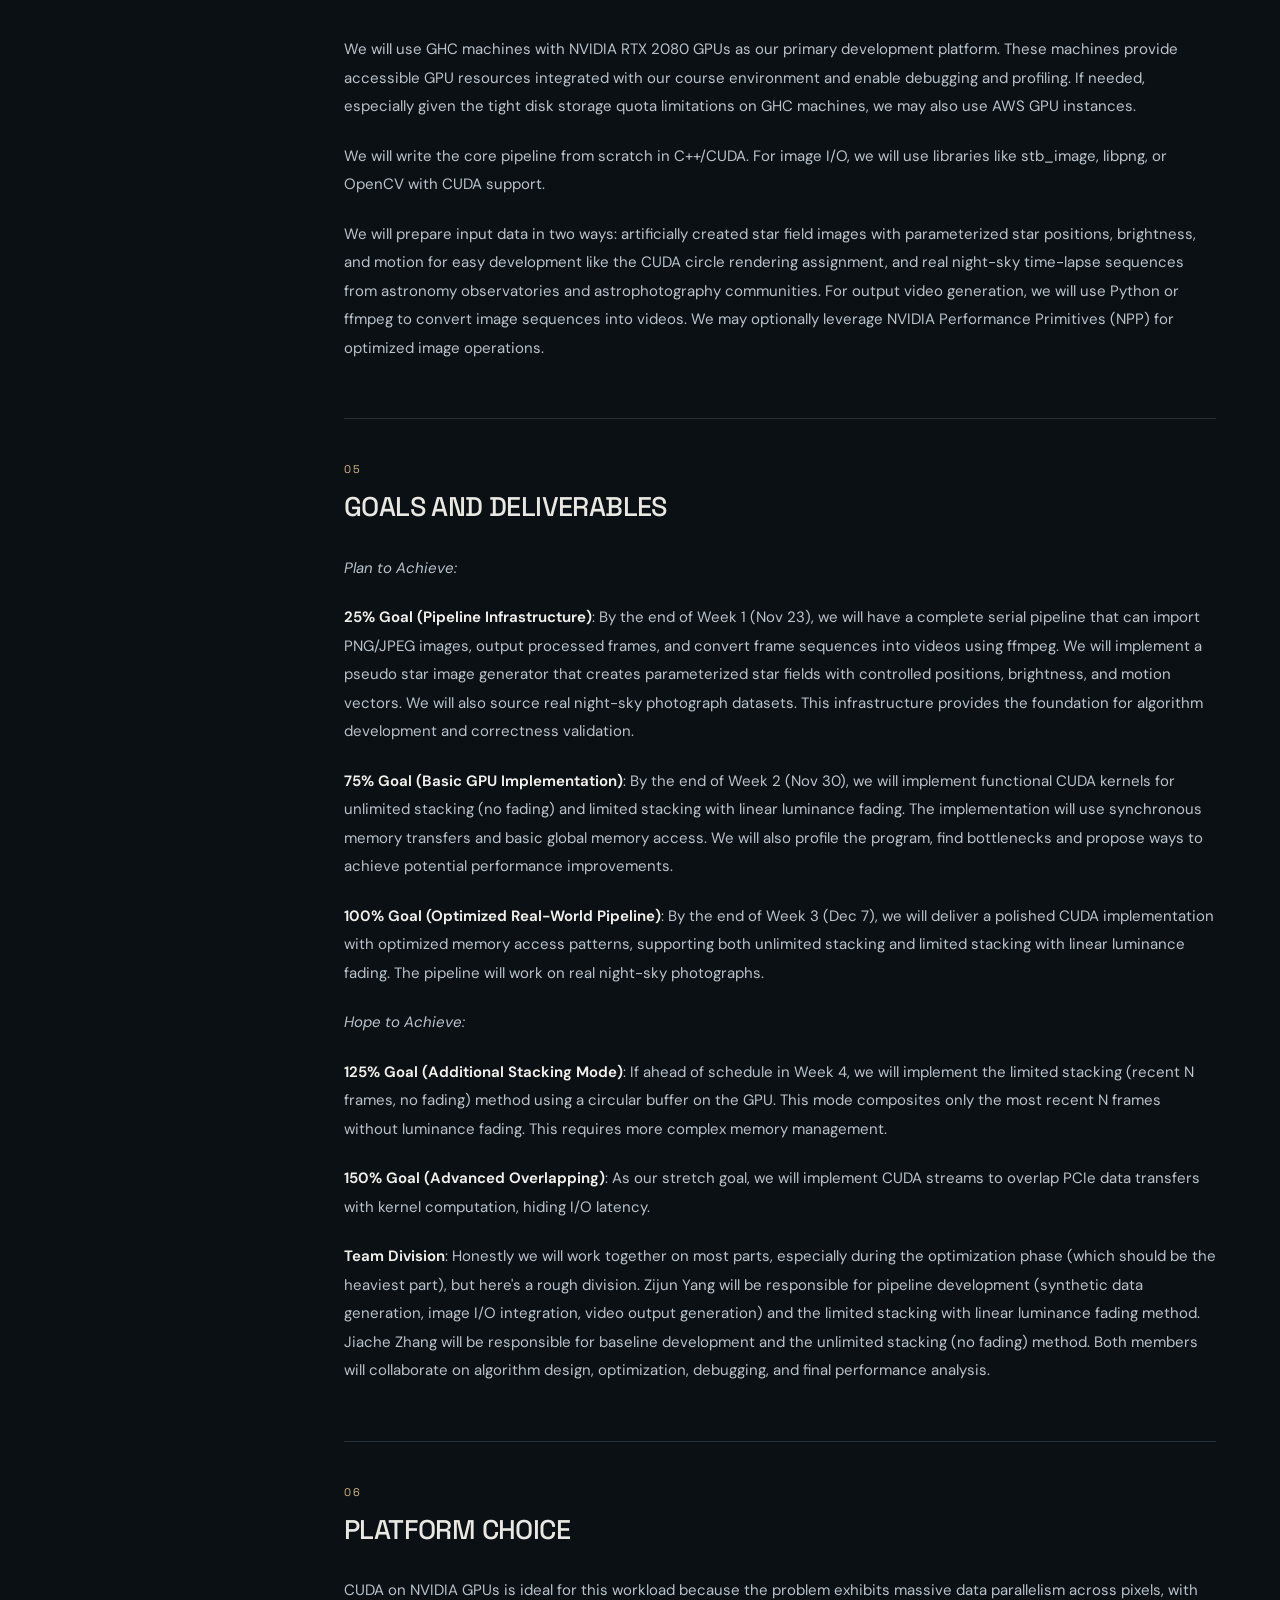
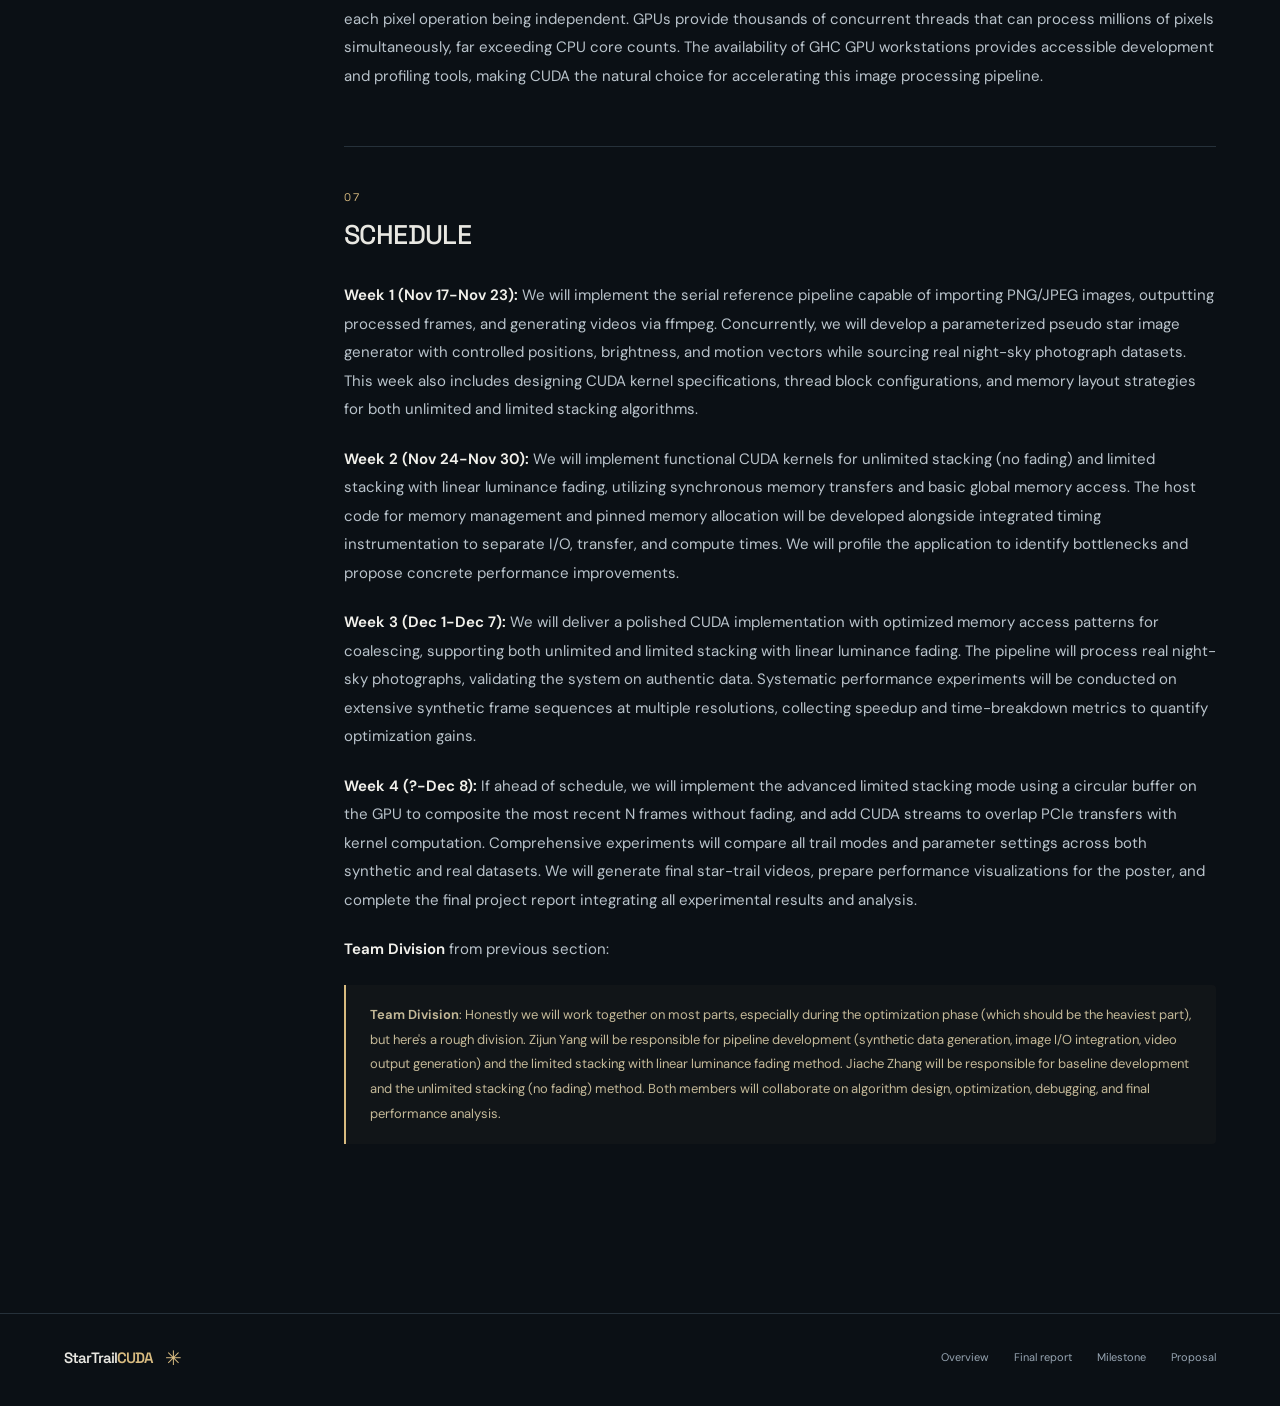
<file: docs/project_proposal.html>
<!doctype html>
<html lang="en"><head><meta charset="utf-8"><meta name="viewport" content="width=device-width, initial-scale=1"><meta name="color-scheme" content="dark"><meta name="theme-color" content="#0b1015"><title>StarTrailCUDA: GPU-Accelerated Rendering of Night-Sky Star Trails Video - Project Proposal</title><link rel="stylesheet" href="site/style.css"><script src="site/site.js" defer></script></head>
<body class="report"><a class="skip-link" href="#main">Skip to content</a><div class="reading-progress" aria-hidden="true"></div><header class="site-header"><a class="wordmark" href="index.html"><span class="brand-star" aria-hidden="true">✳</span>StarTrail<span>CUDA</span></a><nav aria-label="Primary"><a href="index.html">Overview</a><a href="final_report.html">Final report</a><a href="milestone.html">Milestone</a><a href="project_proposal.html" aria-current="page">Proposal</a></nav><a class="github-link" href="https://github.com/zpatronus/StarTrailCUDA">GitHub <span aria-hidden="true">↗</span></a></header><main id="main"><section class="hero" aria-labelledby="page-title">
      <div class="hero-copy"><div class="eyebrow" aria-hidden="true"><span class="signal"></span> CUDA / NIGHT-SKY RENDERING</div>
      <h1 id="page-title"><span class="project-name">StarTrailCUDA:</span> GPU-Accelerated Rendering of Night-Sky Star Trails Video<span class="report-name"> - Project Proposal</span></h1><div class="byline"><p><strong>Team Members:</strong> Zijun Yang <a class="email" href="mailto:zijuny@andrew.cmu.edu">zijuny@andrew.cmu.edu</a> and Jiache Zhang <a class="email" href="mailto:jiachez@andrew.cmu.edu">jiachez@andrew.cmu.edu</a></p></div><div class="home-reference"><p><strong>Project Home Page:</strong> <a href="index.html">/StarTrailCUDA/</a></p></div></div>
      <figure class="hero-visual"><img alt="image-20251117192727072" src="./project_proposal.assets/image-20251117192727072.png"/><figcaption><center>
<a href="https://www.bilibili.com/video/BV1Q64y1a7FE/?share_source=copy_web&amp;vd_source=248bf19a901960bb7bbfb1705c664b9c&amp;t=79">https://www.bilibili.com/video/BV1Q64y1a7FE/?share_source=copy_web&amp;vd_source=248bf19a901960bb7bbfb1705c664b9c&amp;t=79</a>
</center></figcaption></figure>
    </section><div class="report-layout"><aside class="contents"><div class="eyebrow">ON THIS PAGE</div><nav aria-label="Report sections"><a href="#summary"><span>01</span>SUMMARY</a><a href="#background"><span>02</span>BACKGROUND</a><a href="#the-challenge"><span>03</span>THE CHALLENGE</a><a href="#resources-and-platform-choice"><span>04</span>RESOURCES AND PLATFORM CHOICE</a><a href="#goals-and-deliverables"><span>05</span>GOALS AND DELIVERABLES</a><a href="#platform-choice"><span>06</span>PLATFORM CHOICE</a><a href="#schedule"><span>07</span>SCHEDULE</a></nav><a class="back-top" href="#page-title">Back to top ↑</a></aside><article class="report-content">




<section class="chapter" aria-labelledby="summary"><div class="chapter-number" aria-hidden="true">01</div><div class="chapter-body"><h2 id="summary">SUMMARY</h2>
<p>We will build a GPU-accelerated rendering pipeline that converts a large sequence of fixed-camera night-sky photographs into a star-trail time-lapse video using CUDA. Our implementation will parallelize pixel-level operations across thousands of GPU threads, focusing on efficient kernel design, memory hierarchy utilization, and overlapping data transfers with computation to overcome I/O and PCIe bandwidth constraints.</p>
</div></section><section class="chapter" aria-labelledby="background"><div class="chapter-number" aria-hidden="true">02</div><div class="chapter-body"><h2 id="background">BACKGROUND</h2>
<p>Star-trail videos differ fundamentally from conventional time-lapse photography in their requirement for per-frame image accumulation. While time-lapse simply plays back captured frames at an accelerated rate, star-trail videos must composite each new frame onto a growing accumulation to create visible star motion trails. Based on the maximum number of images in the stack, three generation methods exist: unlimited stacking where all historical frames contribute indefinitely, limited stacking where only the most recent N frames contribute, and limited stacking of recent N frames with linear luminance fading.</p>
<pre class="text"><code>// Method 1: Unlimited stacking (no fading)
A = load_image(frame_0)
save_image(A, output_0)
for t = 1 to T-1:
    F = load_image(frame_t)
    for each pixel (x,y):
        A[x,y] = max(A[x,y], F[x,y])
    save_image(A, output_t)

// Method 2: Limited stacking (recent N frames, no fading)
window_size = N
buffer = circular_buffer(N)
for t = 0 to T-1:
    F = load_image(frame_t)
    buffer.push(F)

    A = zeros()
    for each frame in buffer:
        for each pixel (x,y):
            A[x,y] = max(A[x,y], frame[x,y])
    save_image(A, output_t)

// Method 3: Limited stacking with linear luminance fading
window_size = N
buffer = circular_buffer(N)
weights = compute_linear_weights(N) // [1.0, (N-1)/N, ..., 1/N]
for t = 0 to T-1:
    F = load_image(frame_t)
    buffer.push(F)

    A = zeros()
    for i = 0 to buffer.size()-1:
        weight = weights[i]
        frame = buffer[(i + t) % N]
        for each pixel (x,y):
            weighted_pixel = frame[x,y] * weight
            A[x,y] = max(A[x,y], weighted_pixel)
    save_image(A, output_t)</code></pre>
<p>Although mature and simple tools exist for creating static star-trail images, producing star-trail videos remains technically challenging for average users, motivating our GPU-accelerated solution. This workload is naturally data-parallel across pixels, as each pixel's new value depends only on its own history and the current frame's pixel, not on neighboring pixels. This maps directly to CUDA threads operating on independent pixels. The per-pixel computations are simple arithmetic operations, making them ideal for GPU acceleration.</p>
</div></section><section class="chapter" aria-labelledby="the-challenge"><div class="chapter-number" aria-hidden="true">03</div><div class="chapter-body"><h2 id="the-challenge">THE CHALLENGE</h2>
<p>The primary challenge stems from the sheer scale of the problem. We target high-resolution astrophotography exceeding 10 million pixels per frame: a two order of magnitude increase from our previous circle rendering assignment. This project is substantially more compute-intensive and vastly more memory-intensive. The limited stacking method exemplifies this: maintaining a sliding window of N frames requires buffering multiple high-resolution images simultaneously, then iterating through all N frames for every output timestep. With N potentially reaching hundreds, we face memory footprints exceeding several gigabytes, far surpassing the 48KB of fast shared memory available per streaming multiprocessor. This severe constraint forces difficult decisions about memory placement: what data merits precious shared memory, what must reside in high-latency global memory, and how to structure memory accesses to maximize coalescing. Furthermore, as N grows large, the computational cost of iterating through the frame stack becomes non-negligible relative to memory access time. The naive approach of simply loading and processing each frame in sequence risks becoming compute-bound, requiring sophisticated algorithmic optimizations and heuristics to balance the workload.</p>
<p>Compounding the memory challenge is the immense I/O volume. A typical night-long capture generates thousands of raw frames, each tens of megabytes, resulting in total dataset sizes approaching dozens or hundreds of gigabytes. Disk I/O speed emerges as a critical bottleneck that can easily saturate even high-performance SSDs. The challenge therefore lies in structuring the pipeline to overlap computation with I/O, ensuring the disk-CPU-GPU connection never idles while waiting for processing. We must design a streaming architecture that keeps the disk constantly reading, and the PCIe bus fully utilized. This requires careful orchestration of asynchronous memory copies and prefetching strategies to hide processing time.</p>
</div></section><section class="chapter" aria-labelledby="resources-and-platform-choice"><div class="chapter-number" aria-hidden="true">04</div><div class="chapter-body"><h2 id="resources-and-platform-choice">RESOURCES AND PLATFORM CHOICE</h2>
<p>We will use GHC machines with NVIDIA RTX 2080 GPUs as our primary development platform. These machines provide accessible GPU resources integrated with our course environment and enable debugging and profiling. If needed, especially given the tight disk storage quota limitations on GHC machines, we may also use AWS GPU instances.</p>
<p>We will write the core pipeline from scratch in C++/CUDA. For image I/O, we will use libraries like stb_image, libpng, or OpenCV with CUDA support.</p>
<p>We will prepare input data in two ways: artificially created star field images with parameterized star positions, brightness, and motion for easy development like the CUDA circle rendering assignment, and real night-sky time-lapse sequences from astronomy observatories and astrophotography communities. For output video generation, we will use Python or ffmpeg to convert image sequences into videos. We may optionally leverage NVIDIA Performance Primitives (NPP) for optimized image operations.</p>
</div></section><section class="chapter" aria-labelledby="goals-and-deliverables"><div class="chapter-number" aria-hidden="true">05</div><div class="chapter-body"><h2 id="goals-and-deliverables">GOALS AND DELIVERABLES</h2>
<p><em>Plan to Achieve:</em></p>
<p><strong>25% Goal (Pipeline Infrastructure)</strong>: By the end of Week 1 (Nov 23), we will have a complete serial pipeline that can import PNG/JPEG images, output processed frames, and convert frame sequences into videos using ffmpeg. We will implement a pseudo star image generator that creates parameterized star fields with controlled positions, brightness, and motion vectors. We will also source real night-sky photograph datasets. This infrastructure provides the foundation for algorithm development and correctness validation.</p>
<p><strong>75% Goal (Basic GPU Implementation)</strong>: By the end of Week 2 (Nov 30), we will implement functional CUDA kernels for unlimited stacking (no fading) and limited stacking with linear luminance fading. The implementation will use synchronous memory transfers and basic global memory access. We will also profile the program, find bottlenecks and propose ways to achieve potential performance improvements.</p>
<p><strong>100% Goal (Optimized Real-World Pipeline)</strong>: By the end of Week 3 (Dec 7), we will deliver a polished CUDA implementation with optimized memory access patterns, supporting both unlimited stacking and limited stacking with linear luminance fading. The pipeline will work on real night-sky photographs.</p>
<p><em>Hope to Achieve:</em></p>
<p><strong>125% Goal (Additional Stacking Mode)</strong>: If ahead of schedule in Week 4, we will implement the limited stacking (recent N frames, no fading) method using a circular buffer on the GPU. This mode composites only the most recent N frames without luminance fading. This requires more complex memory management.</p>
<p><strong>150% Goal (Advanced Overlapping)</strong>: As our stretch goal, we will implement CUDA streams to overlap PCIe data transfers with kernel computation, hiding I/O latency.</p>
<p><strong>Team Division</strong>: Honestly we will work together on most parts, especially during the optimization phase (which should be the heaviest part), but here's a rough division. Zijun Yang will be responsible for pipeline development (synthetic data generation, image I/O integration, video output generation) and the limited stacking with linear luminance fading method. Jiache Zhang will be responsible for baseline development and the unlimited stacking (no fading) method. Both members will collaborate on algorithm design, optimization, debugging, and final performance analysis.</p>
</div></section><section class="chapter" aria-labelledby="platform-choice"><div class="chapter-number" aria-hidden="true">06</div><div class="chapter-body"><h2 id="platform-choice">PLATFORM CHOICE</h2>
<p>CUDA on NVIDIA GPUs is ideal for this workload because the problem exhibits massive data parallelism across pixels, with each pixel operation being independent. GPUs provide thousands of concurrent threads that can process millions of pixels simultaneously, far exceeding CPU core counts. The availability of GHC GPU workstations provides accessible development and profiling tools, making CUDA the natural choice for accelerating this image processing pipeline.</p>
</div></section><section class="chapter" aria-labelledby="schedule"><div class="chapter-number" aria-hidden="true">07</div><div class="chapter-body"><h2 id="schedule">SCHEDULE</h2>
<p><strong>Week 1 (Nov 17-Nov 23):</strong> We will implement the serial reference pipeline capable of importing PNG/JPEG images, outputting processed frames, and generating videos via ffmpeg. Concurrently, we will develop a parameterized pseudo star image generator with controlled positions, brightness, and motion vectors while sourcing real night-sky photograph datasets. This week also includes designing CUDA kernel specifications, thread block configurations, and memory layout strategies for both unlimited and limited stacking algorithms.</p>
<p><strong>Week 2 (Nov 24-Nov 30):</strong> We will implement functional CUDA kernels for unlimited stacking (no fading) and limited stacking with linear luminance fading, utilizing synchronous memory transfers and basic global memory access. The host code for memory management and pinned memory allocation will be developed alongside integrated timing instrumentation to separate I/O, transfer, and compute times. We will profile the application to identify bottlenecks and propose concrete performance improvements.</p>
<p><strong>Week 3 (Dec 1-Dec 7):</strong> We will deliver a polished CUDA implementation with optimized memory access patterns for coalescing, supporting both unlimited and limited stacking with linear luminance fading. The pipeline will process real night-sky photographs, validating the system on authentic data. Systematic performance experiments will be conducted on extensive synthetic frame sequences at multiple resolutions, collecting speedup and time-breakdown metrics to quantify optimization gains.</p>
<p><strong>Week 4 (?-Dec 8):</strong> If ahead of schedule, we will implement the advanced limited stacking mode using a circular buffer on the GPU to composite the most recent N frames without fading, and add CUDA streams to overlap PCIe transfers with kernel computation. Comprehensive experiments will compare all trail modes and parameter settings across both synthetic and real datasets. We will generate final star-trail videos, prepare performance visualizations for the poster, and complete the final project report integrating all experimental results and analysis.</p>
<p><strong>Team Division</strong> from previous section:</p>
<blockquote>
<p><strong>Team Division</strong>: Honestly we will work together on most parts, especially during the optimization phase (which should be the heaviest part), but here's a rough division. Zijun Yang will be responsible for pipeline development (synthetic data generation, image I/O integration, video output generation) and the limited stacking with linear luminance fading method. Jiache Zhang will be responsible for baseline development and the unlimited stacking (no fading) method. Both members will collaborate on algorithm design, optimization, debugging, and final performance analysis.</p>
</blockquote>
</div></section></article></div></main><footer><a class="wordmark" href="index.html">StarTrail<span>CUDA</span><span class="brand-star" aria-hidden="true">✳</span></a><nav aria-label="Footer"><a href="index.html">Overview</a><a href="final_report.html">Final report</a><a href="milestone.html">Milestone</a><a href="project_proposal.html" aria-current="page">Proposal</a></nav></footer></body></html>
</file>
<file: docs/site/style.css>
@import url('https://fonts.googleapis.com/css2?family=DM+Sans:wght@400;450;500;550;600;650;700&family=Space+Grotesk:wght@400;500;600;700&display=swap');

:root{color-scheme:dark;--bg:#0b1015;--panel:#10171f;--line:#26313a;--text:#e9e8e2;--muted:#97a5b2;--accent:#d8bb80;--heading:'Space Grotesk',sans-serif;--body:'DM Sans',sans-serif}
*{box-sizing:border-box}html{scroll-behavior:smooth;scroll-padding-top:110px}body{margin:0;background:var(--bg);color:var(--text);font-family:var(--body);font-size:16px;line-height:1.8;-webkit-font-smoothing:antialiased;background-image:radial-gradient(ellipse at 80% 0,rgba(45,70,86,.19),transparent 32%)}a{color:var(--accent);text-decoration:none;transition:color .2s,background .2s}a:hover{color:#fff1d1}a:focus-visible,button:focus-visible,[tabindex]:focus-visible{outline:2px solid var(--accent);outline-offset:6px}::selection{color:#fff;background:#625537}img,video{max-width:100%;height:auto}img{display:block}p{margin:0 0 1.4em}strong{font-weight:650;color:#f1f0eb}main,footer,.site-header{max-width:1440px;margin-inline:auto;padding-inline:64px}.site-header{height:98px;display:flex;align-items:center;gap:48px;border-bottom:1px solid var(--line)}.wordmark{display:inline-flex;align-items:center;gap:0;font-family:var(--heading);font-size:21px;font-weight:600;letter-spacing:-1px;color:var(--text);white-space:nowrap}.wordmark>span:not(.brand-star){color:var(--accent)}.brand-star{font-size:30px;color:var(--accent);line-height:1;margin-right:12px;font-weight:400}.site-header nav{display:flex;gap:30px;margin-left:auto;height:100%;align-items:center}.site-header nav a{height:100%;display:flex;align-items:center;font-size:13px;color:var(--muted);position:relative}.site-header nav a:hover,.site-header nav a[aria-current]{color:var(--text)}.site-header nav a[aria-current]:after{content:'';position:absolute;bottom:-1px;left:0;right:0;height:2px;background:var(--accent)}.github-link{font-size:13px;border:1px solid var(--line);padding:7px 16px;color:var(--text);border-radius:5px}.github-link span{margin-left:12px;color:var(--accent)}.hero{display:grid;grid-template-columns:1.05fr 1fr;gap:64px;align-items:center;padding:78px 0 66px;border-bottom:1px solid var(--line)}.eyebrow{font-family:var(--body);font-size:10px;font-weight:600;letter-spacing:2px;color:var(--accent);line-height:1.6}.signal{display:inline-block;width:6px;height:6px;border-radius:50%;background:var(--accent);margin-right:10px;box-shadow:0 0 12px #d8bb8055}h1{font-family:var(--heading);font-size:clamp(25px,2.65vw,40px);line-height:1.25;font-weight:400;letter-spacing:-1.4px;margin:25px 0 28px;text-wrap:balance}.project-name{display:block;font-size:clamp(36px,4.1vw,64px);font-weight:500;letter-spacing:-3px;margin-bottom:14px}.report-name{display:block;font-size:14px;color:var(--accent);font-weight:400;letter-spacing:.5px;margin-top:25px}.byline{font-size:12px;color:var(--muted);line-height:1.9;max-width:450px}.byline p{margin-bottom:0}.byline strong{color:var(--muted);font-weight:400}.byline a{color:inherit}.home-reference{font-size:11px;color:var(--muted);margin-top:12px}.home-reference p{margin:0}.home-reference strong{font-weight:400;color:inherit}.hero-visual{margin:0;min-width:0;position:relative;padding:10px;background:#111a23;border:1px solid #34414b;border-radius:7px;box-shadow:0 25px 80px #0005;transform:rotate(-1deg)}.hero-visual:before,.hero-visual:after{content:'';position:absolute;width:20px;height:20px;pointer-events:none;border-color:var(--accent);border-style:solid}.hero-visual:before{top:-5px;left:-5px;border-width:1px 0 0 1px}.hero-visual:after{bottom:-5px;right:-5px;border-width:0 1px 1px 0}.hero-visual img{width:100%;border-radius:2px}.hero-visual figcaption{padding:12px 5px 4px;font-size:9px;line-height:1.6;overflow-wrap:anywhere}.hero-visual center{text-align:left}.hero-visual a{color:var(--muted)}.project-grid{display:grid;grid-template-columns:repeat(4,minmax(0,1fr));gap:0;margin:45px 0 80px;border:1px solid var(--line);border-radius:7px;overflow:hidden}.project-card{position:relative;min-height:200px;padding:25px 24px;background:linear-gradient(150deg,#141e27,#0e151c);transition:background .25s}.project-card+.project-card{border-left:1px solid var(--line)}.project-card:hover{background:#1a2630}.card-index{display:block;font-family:var(--heading);font-size:11px;color:var(--muted);margin-bottom:24px;letter-spacing:1px}.project-card h2{font-family:var(--heading);font-size:14px;font-weight:500;letter-spacing:.3px;margin:0 0 12px;color:var(--text)}.project-card p{margin:0;font-size:10px;line-height:1.6;overflow-wrap:anywhere;padding-right:6px}.project-card a{color:var(--muted)}.project-card a:after{content:'';position:absolute;inset:0}.project-card:focus-within{outline:2px solid var(--accent);outline-offset:-3px}.card-arrow{position:absolute;right:20px;top:22px;font-size:20px;color:var(--accent)}.report-layout{display:grid;grid-template-columns:215px minmax(0,1fr);gap:65px;padding-top:55px;padding-bottom:100px}.contents{align-self:start;position:sticky;top:36px}.contents .eyebrow{color:var(--muted);margin-bottom:22px;font-size:9px}.contents nav{display:flex;flex-direction:column;border-left:1px solid var(--line)}.contents nav a{display:flex;align-items:baseline;gap:12px;color:var(--muted);font-size:10px;line-height:1.6;padding:11px 12px 11px 15px;border-left:2px solid transparent;margin-left:-1px}.contents nav a span{color:#667682;font-family:var(--heading);font-size:10px}.contents nav a:hover,.contents nav a.active{color:var(--text);background:#d8bb8008;border-left-color:var(--accent)}.back-top{display:block;margin-top:28px;font-size:11px;color:var(--muted)}.report-content{min-width:0;max-width:900px;font-size:15px;color:#b9c3cb;line-height:1.9}.chapter{position:relative;padding:0 0 35px;margin-bottom:40px;border-bottom:1px solid var(--line)}.chapter:last-child{border-bottom:0;margin-bottom:0}.chapter-number{font-family:var(--heading);color:var(--accent);font-size:11px;letter-spacing:2px;margin-bottom:9px}.chapter h2{font-family:var(--heading);font-size:27px;letter-spacing:-.6px;line-height:1.35;font-weight:500;color:var(--text);margin:0 0 28px;text-wrap:balance}.chapter h3{font-family:var(--heading);color:var(--text);font-size:20px;line-height:1.45;font-weight:500;margin:48px 0 18px;letter-spacing:-.2px}.chapter h4{color:var(--accent);font-size:12px;letter-spacing:1.1px;line-height:1.6;margin:32px 0 15px;font-weight:500}.chapter h5,.chapter h6{color:var(--text)}.report-content a{overflow-wrap:anywhere;border-bottom:1px solid #d8bb8040}.report-content a:hover{border-color:var(--accent)}.report-content img{margin:28px auto;border-radius:5px;border:1px solid var(--line);background:#f8f8f8}.report-content video{display:block;width:100%;margin:28px 0 0;border:1px solid var(--line);border-radius:6px;background:#05080b}.report-content center{font-size:11px;line-height:1.8;color:var(--muted);margin:12px 0 28px;overflow-wrap:anywhere}.report-content blockquote{margin:0 0 34px;border-left:2px solid var(--accent);padding:18px 24px;background:#d8bb8008;color:#c4b998;border-radius:0 4px 4px 0;font-size:13px}.report-content blockquote p:last-child{margin:0}.report-content blockquote strong{color:inherit}ul,ol{padding-left:24px;margin:20px 0 28px}li{margin:9px 0}li::marker{color:var(--accent)}code{font-family:'SFMono-Regular',Consolas,monospace;font-size:.85em;color:#e3c894;background:#19232d;padding:3px 6px;border-radius:3px;overflow-wrap:anywhere}pre{padding:25px;background:#080d12;border:1px solid var(--line);border-radius:6px;overflow:auto;line-height:1.75;font-size:12px;margin:28px 0}pre code{padding:0;background:none;color:#bacbd5;overflow-wrap:normal}.table-scroll{overflow-x:auto;margin:28px 0;border:1px solid var(--line);border-radius:6px}table{width:100%;border-collapse:collapse;font-size:12px;line-height:1.65;text-align:left;font-variant-numeric:tabular-nums}th{background:#17212b;color:var(--accent);font-weight:500;font-size:11px;letter-spacing:.2px}th,td{padding:13px 17px;border-bottom:1px solid var(--line);min-width:90px}tr:last-child td{border-bottom:0}tbody tr:nth-child(even){background:#ffffff03}tbody tr:hover{background:#d8bb8007}td p{margin:0}math{color:var(--text);font-size:1.05em}math[display=block]{display:block;overflow:auto;padding:22px 16px;background:#101922;border:1px solid var(--line);border-radius:5px;margin:28px 0;max-width:100%}footer{display:flex;align-items:center;justify-content:space-between;gap:24px;border-top:1px solid var(--line);padding-top:30px;padding-bottom:35px}footer .wordmark{font-size:15px}footer .brand-star{font-size:20px;margin:0 0 0 12px}footer nav{display:flex;gap:25px}footer nav a{font-size:11px;color:var(--muted)}.skip-link{position:fixed;left:20px;top:-100px;padding:8px 16px;background:var(--accent);color:var(--bg);z-index:20}.skip-link:focus{top:10px}.reading-progress{position:fixed;top:0;left:0;z-index:30;height:2px;width:0;background:var(--accent);pointer-events:none}.home .reading-progress{display:none}
@media(min-width:1600px){main,footer,.site-header{padding-inline:75px}.hero{padding-block:90px}.project-grid{margin-top:55px}.project-card{min-height:220px}}
@media(max-width:1100px){main,footer,.site-header{padding-inline:32px}.hero{gap:32px;padding-block:55px}.site-header{gap:24px}.site-header nav{gap:20px}.report-layout{grid-template-columns:180px minmax(0,1fr);gap:35px}.project-card{padding:24px 18px}.project-card h2{font-size:12px}}
@media(max-width:800px){.site-header{height:auto;min-height:90px;flex-wrap:wrap;gap:10px;padding-top:20px;padding-bottom:0}.site-header .wordmark{font-size:18px}.github-link{margin-left:auto}.site-header nav{order:3;flex-basis:100%;margin:0;justify-content:space-between;gap:16px;height:48px}.site-header nav a{font-size:12px}.hero{grid-template-columns:1fr;gap:36px;padding-block:45px}.hero-copy{max-width:620px}h1{font-size:32px;max-width:600px}.project-name{font-size:52px}.hero-visual{transform:none;max-width:620px;width:100%}.project-grid{grid-template-columns:1fr 1fr}.project-card{min-height:185px}.project-card:nth-child(3){border-left:0}.project-card:nth-child(n+3){border-top:1px solid var(--line)}.report-layout{display:block;padding-top:30px}.contents{position:static;margin-bottom:40px;padding-bottom:25px;border-bottom:1px solid var(--line)}.contents nav{display:grid;grid-template-columns:1fr 1fr}.contents nav a{font-size:9px}.contents .back-top{display:none}.chapter h2{font-size:25px}footer{align-items:flex-start}footer nav{gap:12px;flex-wrap:wrap;justify-content:flex-end}}
@media(max-width:480px){main,footer,.site-header{padding-inline:20px}.hero{padding-block:34px}h1{font-size:27px;letter-spacing:-1px}.project-name{font-size:43px;letter-spacing:-2.5px}.eyebrow{font-size:8px}.byline{font-size:11px}.hero-visual figcaption{font-size:8px}.project-grid{margin-top:30px;margin-bottom:45px}.project-card{padding:20px 15px;min-height:190px}.project-card h2{font-size:12px;max-width:130px}.project-card p{font-size:9px}.card-arrow{right:13px;top:16px}.report-content{font-size:14px}.report-content pre{padding:16px}.report-content blockquote{padding:16px}.chapter h3{font-size:18px}footer{flex-direction:column}footer nav{justify-content:flex-start}}
@media(prefers-reduced-motion:reduce){html{scroll-behavior:auto}*{transition:none!important}}
@media print{:root{color-scheme:light;--bg:white;--text:#111;--muted:#444;--line:#ccc;--accent:#665020}body{background:white;color:#111}.site-header,.contents,.reading-progress,footer,.skip-link{display:none}main{padding:0}.hero{padding:0 0 25px;gap:25px}.hero-visual{box-shadow:none;transform:none}.report-layout{display:block;padding:25px 0}.report-content{max-width:none;color:#111}.chapter h2,.chapter h3,strong{color:#111}.chapter{break-inside:auto}pre{white-space:pre-wrap;background:#eee;color:#111}table,blockquote{break-inside:avoid}.hero-visual{background:white}.table-scroll{overflow:visible}a{color:#665020}}
</file>
